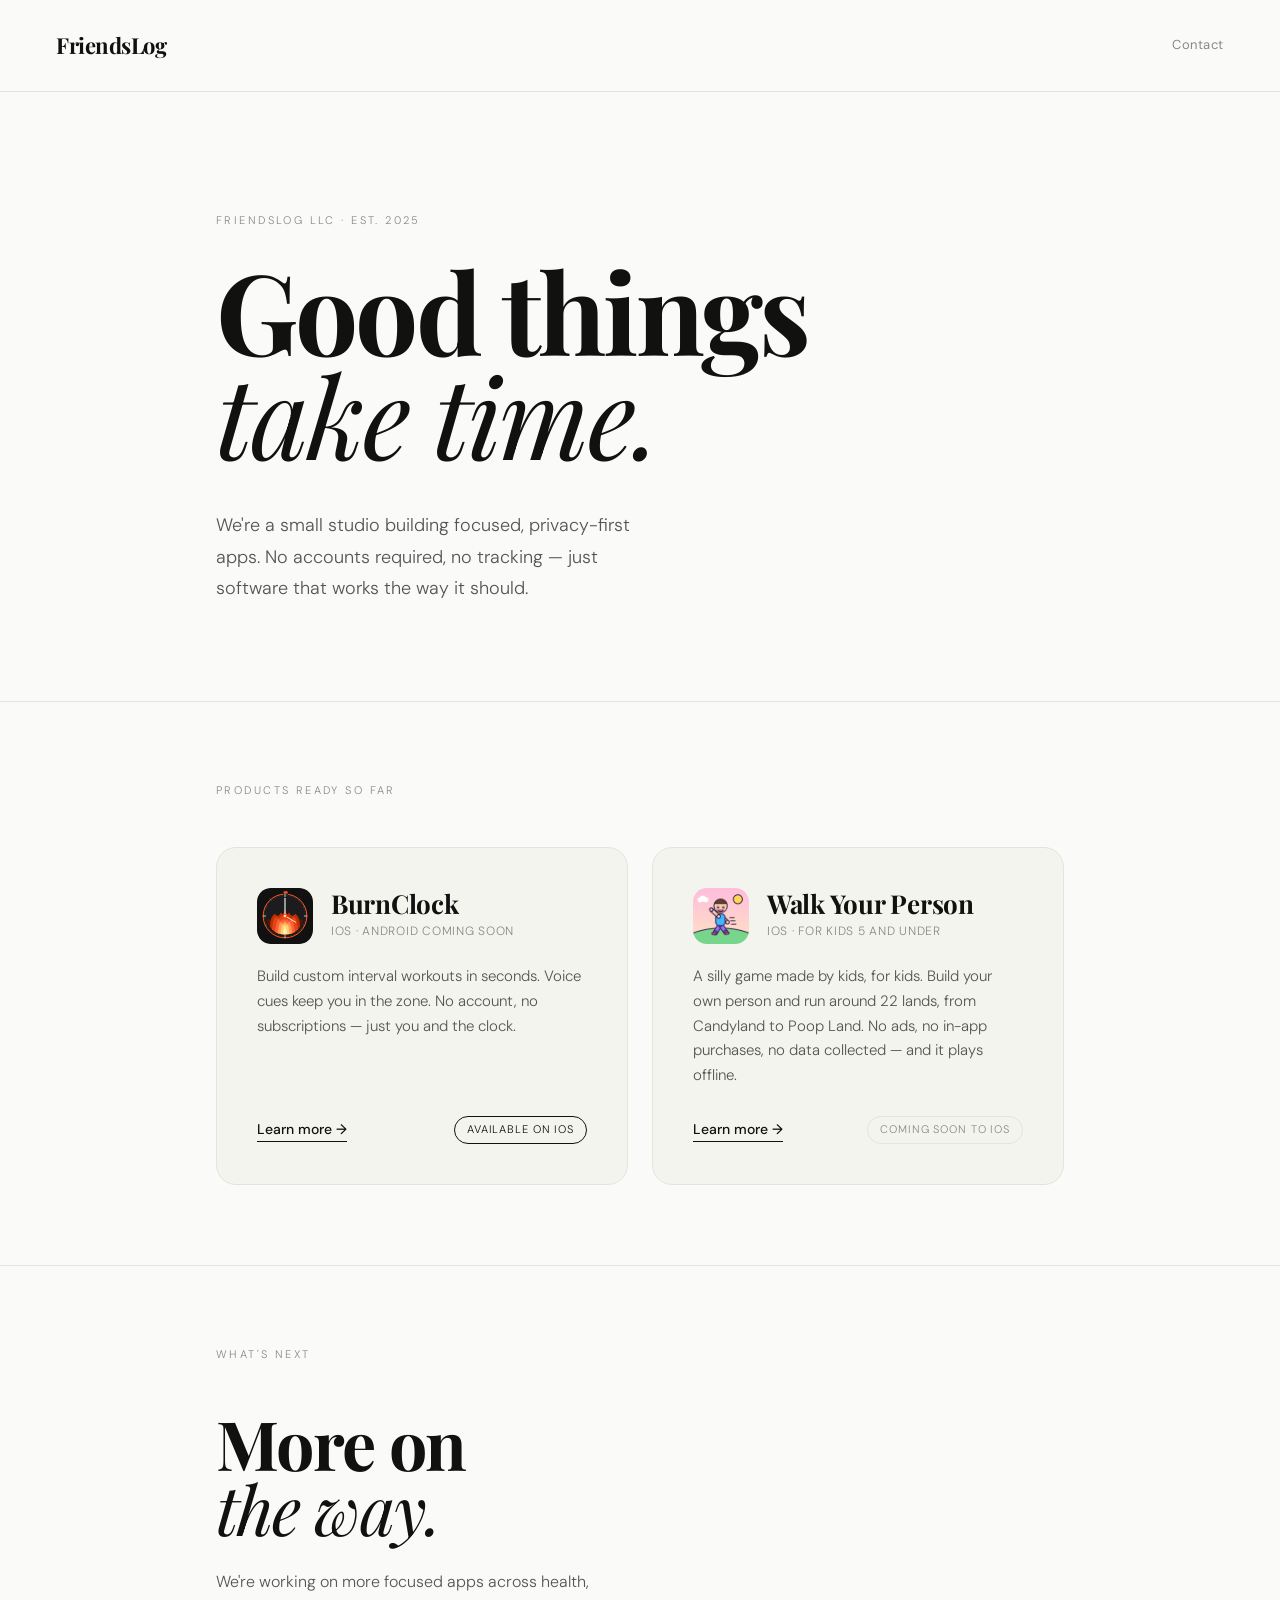
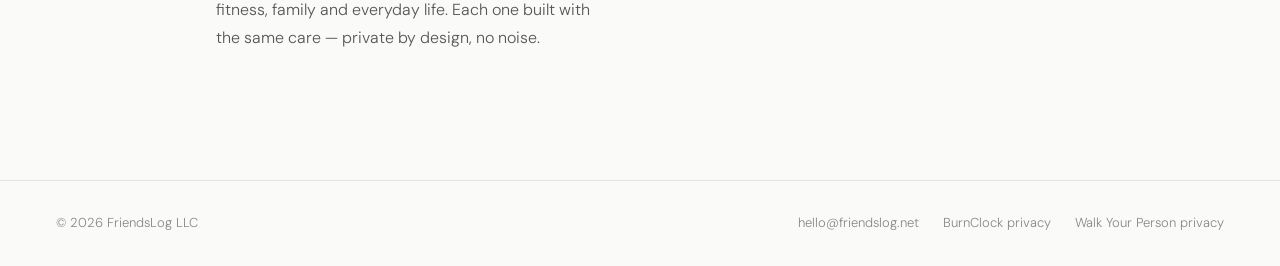
<file: index.html>
<!DOCTYPE html>
<html lang="en">
<head>
  <meta charset="UTF-8" />
  <meta name="viewport" content="width=device-width, initial-scale=1.0" />
  <title>FriendsLog — Building things people love</title>
  <meta name="description" content="FriendsLog LLC is a small studio building focused, privacy-first apps. No accounts required, no tracking — just software that works." />
  <link rel="preconnect" href="https://fonts.googleapis.com" />
  <link rel="preconnect" href="https://fonts.gstatic.com" crossorigin />
  <link href="https://fonts.googleapis.com/css2?family=Playfair+Display:ital,wght@0,400;0,700;1,400&family=DM+Sans:wght@300;400;500&display=swap" rel="stylesheet" />
  <link rel="stylesheet" href="styles.css" />
  <meta property="og:title" content="FriendsLog — Building things people love" />
  <meta property="og:description" content="A small studio making focused, privacy-first apps. BurnClock, Walk Your Person and more on the way." />
  <meta property="og:type" content="website" />
  <meta property="og:url" content="https://friendslog.net" />
  <meta name="twitter:card" content="summary" />
  <meta name="twitter:title" content="FriendsLog — Building things people love" />
  <meta name="twitter:description" content="A small studio making focused, privacy-first apps. BurnClock, Walk Your Person and more on the way." />
</head>
<body>

  <nav>
    <a class="nav-logo" href="/">FriendsLog</a>
    <div class="nav-right">
      <a class="nav-link" href="mailto:hello@friendslog.net">Contact</a>
    </div>
  </nav>

  <section class="hero">
    <p class="eyebrow">FriendsLog LLC · Est. 2025</p>
    <h1>Good things<br><em>take time.</em></h1>
    <p class="hero-desc">We're a small studio building focused, privacy-first apps. No accounts required, no tracking — just software that works the way it should.</p>
  </section>

  <hr class="divider" />

  <section class="products">
    <p class="section-label">Products ready so far</p>
    <div class="products-grid">

      <div class="product-card">
        <div class="product-card-top">
          <img src="burnclock/icon.svg" width="56" height="56" alt="BurnClock icon" class="product-icon" />
          <div>
            <h2 class="product-name">BurnClock</h2>
            <p class="product-platform">iOS · Android coming soon</p>
          </div>
        </div>
        <p class="product-desc">Build custom interval workouts in seconds. Voice cues keep you in the zone. No account, no subscriptions — just you and the clock.</p>
        <div class="product-footer">
          <a href="burnclock/" class="product-cta">Learn more →</a>
          <span class="badge badge--live">Available on iOS</span>
        </div>
      </div>

      <div class="product-card">
        <div class="product-card-top">
          <img src="walkyourperson/icon.png" width="56" height="56" alt="Walk Your Person icon" class="product-icon" />
          <div>
            <h2 class="product-name">Walk Your Person</h2>
            <p class="product-platform">iOS · For kids 5 and under</p>
          </div>
        </div>
        <p class="product-desc">A silly game made by kids, for kids. Build your own person and run around 22 lands, from Candyland to Poop Land. No ads, no in-app purchases, no data collected — and it plays offline.</p>
        <div class="product-footer">
          <a href="walkyourperson/" class="product-cta">Learn more →</a>
          <span class="badge">Coming soon to iOS</span>
        </div>
      </div>

    </div>
  </section>

  <hr class="divider" />

  <section class="more-coming">
    <p class="section-label">What's next</p>
    <h2>More on<br><em>the way.</em></h2>
    <p class="more-desc">We're working on more focused apps across health, fitness, family and everyday life. Each one built with the same care — private by design, no noise.</p>
  </section>

  <footer>
    <p class="footer-left">© 2026 FriendsLog LLC</p>
    <div class="footer-right">
      <a href="mailto:hello@friendslog.net">hello@friendslog.net</a>
      <a href="burnclock/privacy.html">BurnClock privacy</a>
      <a href="walkyourperson/privacy.html">Walk Your Person privacy</a>
    </div>
  </footer>

</body>
</html>
</file>
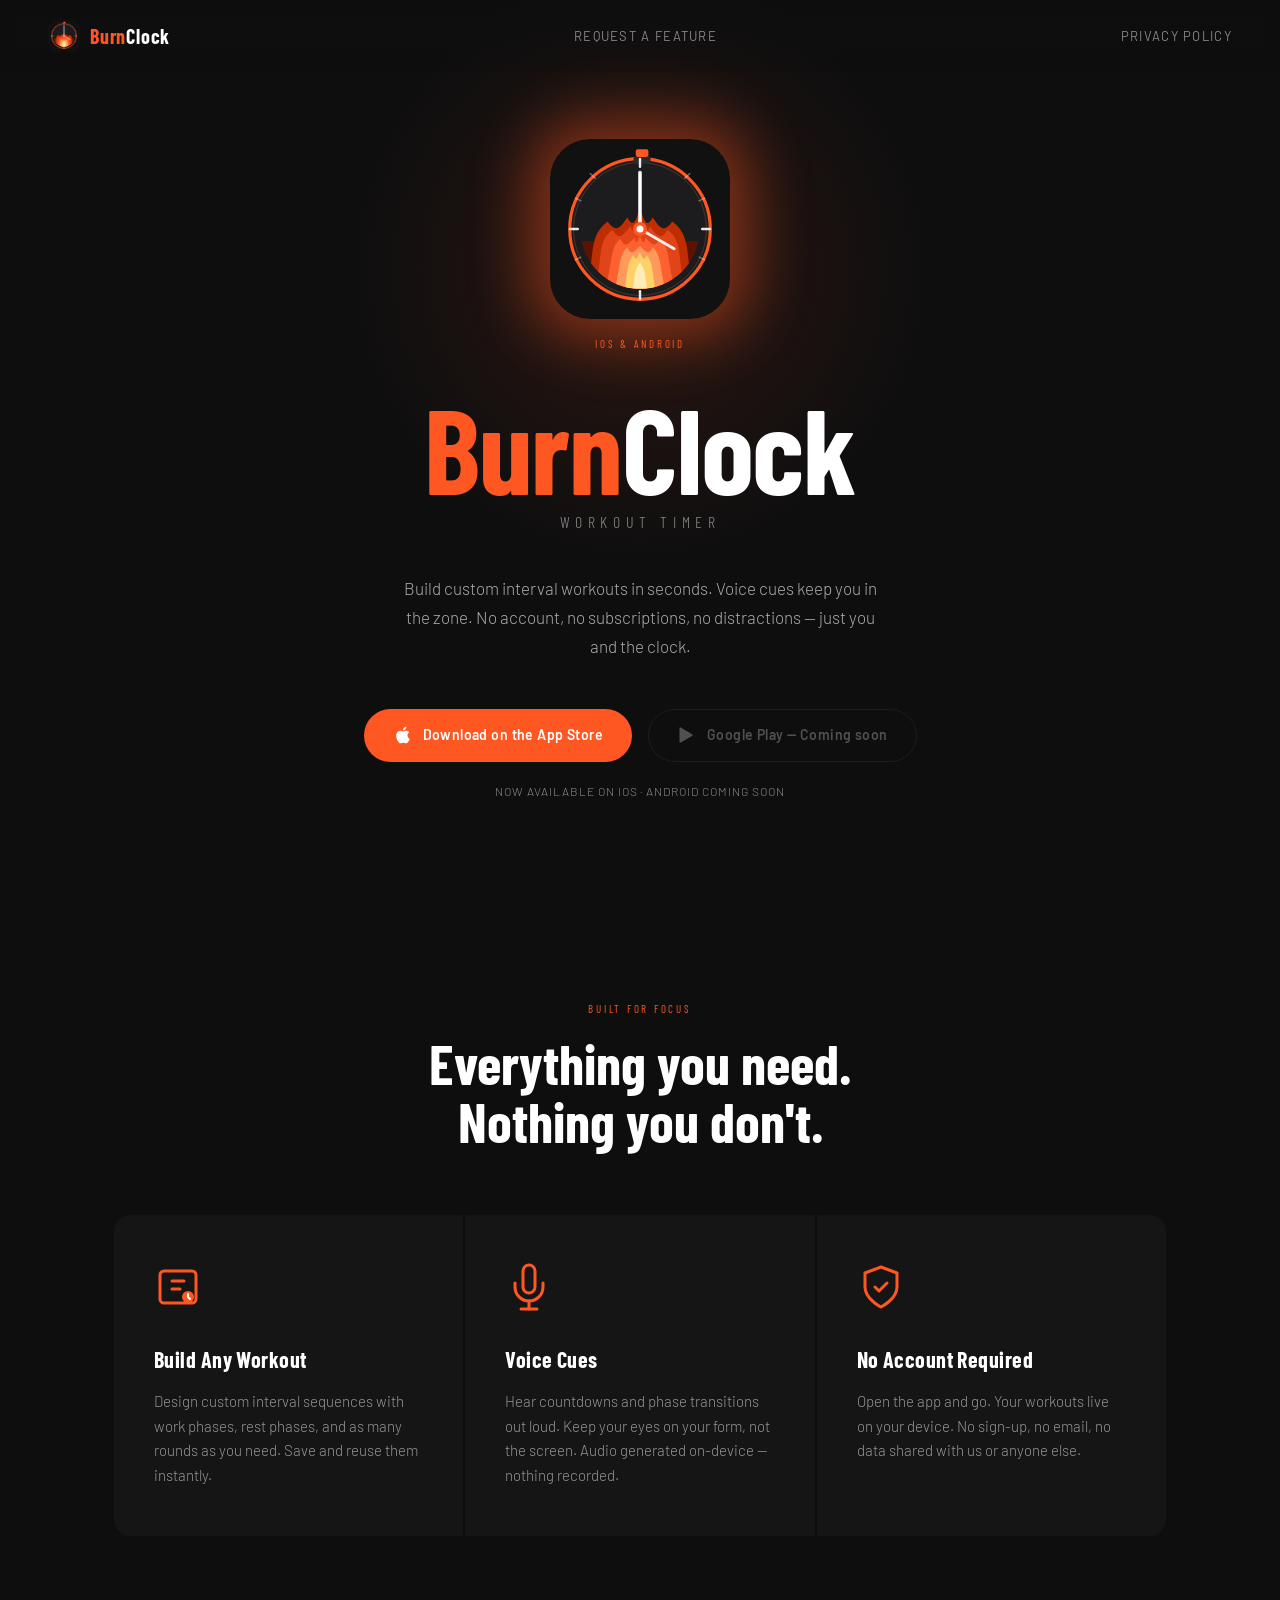
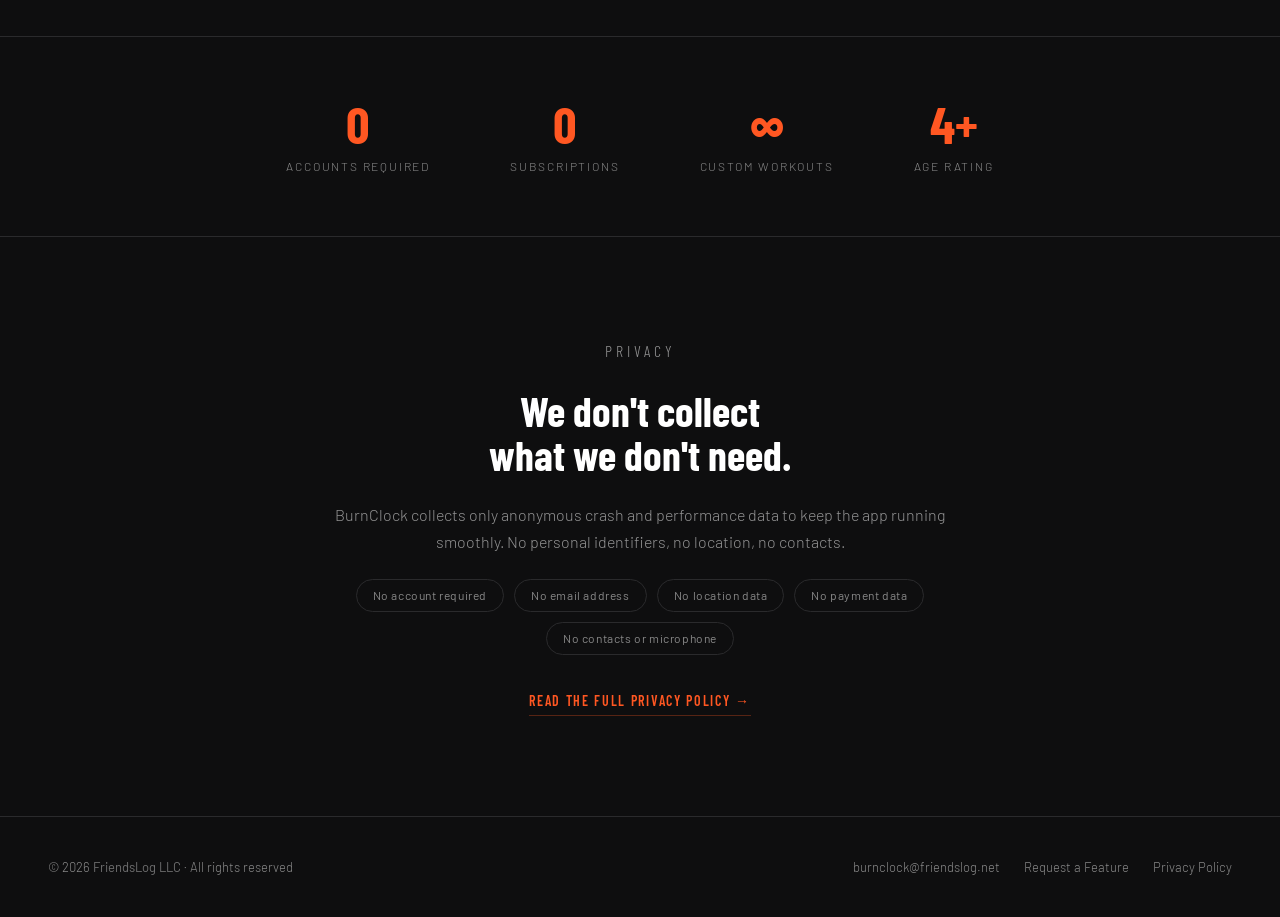
<file: burnclock/index.html>
<!DOCTYPE html>
<html lang="en">
<head>
  <meta charset="UTF-8" />
  <meta name="viewport" content="width=device-width, initial-scale=1.0" />
  <title>BurnClock — Workout Timer</title>
  <meta name="description" content="BurnClock is a no-account workout interval timer for iOS and Android. Build custom workouts, hear voice cues, and train smarter." />
  <link rel="icon" href="favicon.png" />
  <link rel="preconnect" href="https://fonts.googleapis.com" />
  <link rel="preconnect" href="https://fonts.gstatic.com" crossorigin />
  <link href="https://fonts.googleapis.com/css2?family=Barlow:ital,wght@0,300;0,400;0,600;0,700;1,300&family=Barlow+Condensed:wght@300;400;700&display=swap" rel="stylesheet" />
  <link rel="stylesheet" href="styles.css" />
  <meta property="og:title" content="BurnClock — Workout Timer" />
  <meta property="og:description" content="Build custom interval workouts in seconds. Voice cues keep you in the zone. No account, no subscriptions, no distractions." />
  <meta property="og:type" content="website" />
  <meta property="og:url" content="https://friendslog.net/burnclock/" />
  <meta name="twitter:card" content="summary" />
  <meta name="twitter:title" content="BurnClock — Workout Timer" />
  <meta name="twitter:description" content="Build custom interval workouts in seconds. Voice cues keep you in the zone. No account, no subscriptions, no distractions." />
  <style>
    /* ── NAV ── */
    nav {
      position: fixed;
      top: 0; left: 0; right: 0;
      background: linear-gradient(to bottom, rgba(14,14,15,0.95), transparent);
      backdrop-filter: blur(8px);
    }

    /* ── HERO ── */
    .hero {
      position: relative;
      min-height: 100vh;
      display: flex;
      flex-direction: column;
      align-items: center;
      justify-content: center;
      text-align: center;
      padding: 120px 24px 80px;
    }

    .hero::before {
      content: '';
      position: absolute;
      top: 30%;
      left: 50%;
      transform: translate(-50%, -50%);
      width: 600px;
      height: 600px;
      background: radial-gradient(ellipse, rgba(255,87,34,0.12) 0%, transparent 70%);
      pointer-events: none;
      animation: breathe 4s ease-in-out infinite;
    }

    @keyframes breathe {
      0%, 100% { transform: translate(-50%, -50%) scale(1);   opacity: 1; }
      50%       { transform: translate(-50%, -50%) scale(1.15); opacity: 0.7; }
    }

    .icon-block {
      display: flex;
      flex-direction: column;
      align-items: center;
      justify-content: center;
      width: 100%;
      margin-bottom: 32px;
    }

    .icon-wrap {
      position: relative;
      width: 180px;
      height: 180px;
      flex-shrink: 0;
      margin-bottom: 16px;
      animation: float 6s ease-in-out infinite;
    }

    @keyframes float {
      0%, 100% { transform: translateY(0px); }
      50%       { transform: translateY(-10px); }
    }

    .icon-glow {
      position: absolute;
      inset: 0;
      border-radius: 40px;
      box-shadow: 0 0 60px 20px rgba(255, 87, 34, 0.45);
      animation: glow-pulse 3s ease-in-out infinite;
      pointer-events: none;
    }

    @keyframes glow-pulse {
      0%, 100% { opacity: 0.7; }
      50%       { opacity: 1; }
    }

    .icon-wrap svg {
      width: 180px;
      height: 180px;
      border-radius: 40px;
      display: block;
    }

    .hero-eyebrow {
      font-family: var(--font-head);
      font-size: 11px;
      font-weight: 400;
      letter-spacing: 0.25em;
      text-transform: uppercase;
      color: var(--burn);
      margin: 0;
    }

    .hero-title {
      font-family: var(--font-head);
      font-size: clamp(64px, 10vw, 120px);
      font-weight: 700;
      line-height: 0.9;
      letter-spacing: -0.01em;
      margin-bottom: 8px;
      margin-top: 8px;
      opacity: 0;
      animation: fade-up 0.8s ease forwards 0.4s;
    }

    .hero-title .burn { color: var(--burn); }

    .hero-subtitle-line {
      font-family: var(--font-head);
      font-size: clamp(13px, 2vw, 16px);
      font-weight: 300;
      letter-spacing: 0.35em;
      text-transform: uppercase;
      color: var(--muted);
      margin-bottom: 40px;
      opacity: 0;
      animation: fade-up 0.8s ease forwards 0.6s;
    }

    .hero-desc {
      max-width: 480px;
      font-size: 17px;
      font-weight: 300;
      color: rgba(255,255,255,0.65);
      line-height: 1.7;
      margin-bottom: 48px;
      opacity: 0;
      animation: fade-up 0.8s ease forwards 0.8s;
    }

    .store-buttons {
      display: flex;
      gap: 16px;
      justify-content: center;
      flex-wrap: wrap;
      opacity: 0;
      animation: fade-up 0.8s ease forwards 1s;
    }

    .store-btn {
      display: flex;
      align-items: center;
      gap: 10px;
      padding: 14px 28px;
      border-radius: 50px;
      text-decoration: none;
      font-family: var(--font-body);
      font-size: 14px;
      font-weight: 600;
      letter-spacing: 0.03em;
      transition: all 0.25s ease;
      border: 1.5px solid transparent;
    }

    .store-btn.primary {
      background: var(--burn);
      color: var(--white);
    }

    .store-btn.primary:hover {
      background: var(--burn-lt);
      transform: translateY(-2px);
      box-shadow: 0 12px 32px rgba(255,87,34,0.35);
    }

    .store-btn.secondary {
      background: transparent;
      color: var(--white);
      border-color: var(--faint);
    }

    .store-btn.secondary:hover {
      border-color: var(--burn);
      color: var(--burn);
      transform: translateY(-2px);
    }

    .store-btn svg {
      width: 20px;
      height: 20px;
      flex-shrink: 0;
    }

    .store-btn.disabled {
      background: transparent;
      color: var(--muted);
      border-color: var(--faint);
      cursor: not-allowed;
      opacity: 0.55;
    }

    .store-btn.disabled:hover {
      border-color: var(--faint);
      color: var(--muted);
      transform: none;
    }

    .coming-soon-note {
      font-size: 12px;
      letter-spacing: 0.08em;
      color: var(--muted);
      margin-top: 20px;
      margin-bottom: 0;
      text-transform: uppercase;
      display: block;
      opacity: 0;
      animation: fade-up 0.8s ease forwards 1.1s;
    }

    @keyframes fade-up {
      from { opacity: 0; transform: translateY(20px); }
      to   { opacity: 1; transform: translateY(0); }
    }

    /* ── FEATURES ── */
    .features {
      padding: 100px 24px;
      max-width: 1100px;
      margin: 0 auto;
    }

    .section-label {
      font-family: var(--font-head);
      font-size: 11px;
      font-weight: 400;
      letter-spacing: 0.25em;
      text-transform: uppercase;
      color: var(--burn);
      text-align: center;
      margin-bottom: 16px;
    }

    .section-title {
      font-family: var(--font-head);
      font-size: clamp(36px, 5vw, 56px);
      font-weight: 700;
      text-align: center;
      margin-bottom: 64px;
      line-height: 1.05;
    }

    .section-title--sm {
      font-size: clamp(28px, 4vw, 42px);
      margin-bottom: 24px;
    }

    .features-grid {
      display: grid;
      grid-template-columns: repeat(3, 1fr);
      gap: 2px;
    }

    .feature-card {
      background: var(--bg2);
      padding: 48px 40px;
      position: relative;
      overflow: hidden;
      transition: background 0.3s;
    }

    .feature-card:first-child { border-radius: var(--radius) 0 0 var(--radius); }
    .feature-card:last-child  { border-radius: 0 var(--radius) var(--radius) 0; }

    .feature-card::before {
      content: '';
      position: absolute;
      top: 0; left: 0; right: 0;
      height: 2px;
      background: linear-gradient(to right, var(--burn), transparent);
      opacity: 0;
      transition: opacity 0.3s;
    }

    .feature-card:hover { background: var(--bg3); }
    .feature-card:hover::before { opacity: 1; }

    .feature-icon {
      width: 48px;
      height: 48px;
      margin-bottom: 24px;
      color: var(--burn);
    }

    .feature-name {
      font-family: var(--font-head);
      font-size: 22px;
      font-weight: 700;
      letter-spacing: 0.02em;
      margin-bottom: 12px;
    }

    .feature-desc {
      font-size: 15px;
      font-weight: 300;
      color: rgba(255,255,255,0.55);
      line-height: 1.65;
    }

    /* ── STATS STRIP ── */
    .stats-strip {
      border-top: 1px solid var(--faint);
      border-bottom: 1px solid var(--faint);
      padding: 60px 24px;
      display: flex;
      justify-content: center;
      gap: 80px;
      flex-wrap: wrap;
    }

    .stat { text-align: center; }

    .stat-num {
      font-family: var(--font-head);
      font-size: 52px;
      font-weight: 700;
      color: var(--burn);
      line-height: 1;
      margin-bottom: 8px;
    }

    .stat-label {
      font-size: 12px;
      letter-spacing: 0.15em;
      text-transform: uppercase;
      color: var(--muted);
    }

    /* ── PRIVACY TEASER ── */
    .privacy-strip {
      max-width: 700px;
      margin: 100px auto;
      padding: 0 24px;
      text-align: center;
    }

    .privacy-strip p {
      font-size: 16px;
      font-weight: 300;
      color: rgba(255,255,255,0.55);
      margin-bottom: 24px;
      line-height: 1.7;
    }

    .privacy-strip .tags {
      display: flex;
      flex-wrap: wrap;
      gap: 10px;
      justify-content: center;
      margin-bottom: 32px;
    }

    .tag {
      padding: 6px 16px;
      border-radius: 50px;
      border: 1px solid var(--faint);
      font-size: 12px;
      font-weight: 400;
      letter-spacing: 0.05em;
      color: var(--muted);
    }

    .privacy-link {
      display: inline-block;
      font-family: var(--font-head);
      font-size: 14px;
      font-weight: 600;
      letter-spacing: 0.12em;
      text-transform: uppercase;
      color: var(--burn);
      text-decoration: none;
      border-bottom: 1px solid rgba(255,87,34,0.3);
      padding-bottom: 2px;
      transition: border-color 0.2s, color 0.2s;
    }

    .privacy-link:hover {
      color: var(--burn-lt);
      border-color: var(--burn-lt);
    }

    /* ── REDUCED MOTION ── */
    @media (prefers-reduced-motion: reduce) {
      .hero::before,
      .icon-wrap,
      .icon-glow { animation: none; }

      .hero-title,
      .hero-subtitle-line,
      .hero-desc,
      .store-buttons,
      .coming-soon-note {
        opacity: 1;
        animation: none;
      }
    }

    /* ── MOBILE ── */
    @media (max-width: 768px) {
      nav { padding: 20px 24px; }

      .hero::before { width: 340px; height: 340px; animation: none; }

      .icon-wrap { width: 140px; height: 140px; animation: none; }
      .icon-wrap svg { width: 140px; height: 140px; border-radius: 32px; }
      .icon-glow { border-radius: 32px; }

      .features-grid { grid-template-columns: 1fr; gap: 2px; }
      .feature-card:first-child { border-radius: var(--radius) var(--radius) 0 0; }
      .feature-card:last-child  { border-radius: 0 0 var(--radius) var(--radius); }
      .feature-card { padding: 36px 28px; }

      .stats-strip { gap: 40px; }

      footer { flex-direction: column; align-items: flex-start; padding: 32px 24px; }
    }
  </style>
</head>
<body>

  <!-- NAV -->
  <nav>
    <a class="nav-logo" href="#">
      <img src="icon.svg" width="32" height="32" alt="BurnClock icon">
      <span class="nav-logo-text"><span>Burn</span>Clock</span>
    </a>
    <a class="nav-link" href="https://forms.gle/JshMQmU9tt4D7TKJ6" target="_blank" rel="noopener">Request a Feature</a>
    <a class="nav-link" href="privacy.html">Privacy Policy</a>
  </nav>

  <!-- HERO -->
  <section class="hero">

    <div class="icon-block">
      <div class="icon-wrap">
        <div class="icon-glow"></div>
        <svg xmlns="http://www.w3.org/2000/svg" viewBox="0 0 1024 1024">
          <defs><clipPath id="hero-face"><circle cx="512" cy="512" r="340"/></clipPath></defs>
          <rect x="0" y="0" width="1024" height="1024" rx="224" fill="#111111"/>
          <circle cx="512" cy="512" r="400" fill="#1C1C1E"/>
          <circle cx="512" cy="512" r="400" fill="none" stroke="#FF5722" stroke-width="18"/>
          <circle cx="512" cy="512" r="378" fill="none" stroke="#FF8C42" stroke-width="4" opacity="0.3"/>
          <g clip-path="url(#hero-face)">
            <rect x="172" y="580" width="680" height="272" fill="#5C1200"/>
            <path d="M 204 852 C 260 672 212 556 328 470 C 372 534 396 510 440 446 C 476 510 488 470 512 390 C 536 470 548 510 584 446 C 628 510 652 534 696 470 C 812 556 764 672 820 852 Z" fill="#BF2E00"/>
            <path d="M 252 852 C 304 700 260 584 356 516 C 392 578 412 554 456 498 C 484 556 496 520 512 462 C 528 520 540 556 568 498 C 612 554 632 578 668 516 C 764 584 720 700 772 852 Z" fill="#E04418"/>
            <path d="M 312 852 C 356 724 336 620 400 568 C 428 624 444 600 480 562 C 492 606 500 584 512 548 C 524 584 532 606 544 562 C 580 600 596 624 624 568 C 688 620 668 724 712 852 Z" fill="#FF6030"/>
            <path d="M 368 852 C 400 744 388 660 440 616 C 460 664 476 644 512 608 C 548 644 564 664 584 616 C 636 660 624 744 656 852 Z" fill="#FF9A5C"/>
            <path d="M 424 852 C 444 764 436 700 476 660 C 488 700 496 678 512 646 C 528 678 536 700 548 660 C 588 700 580 764 600 852 Z" fill="#FFD166"/>
            <path d="M 472 852 C 484 784 480 740 512 706 C 544 740 540 784 552 852 Z" fill="#FFF0C0" opacity="0.9"/>
          </g>
          <rect x="476" y="96" width="96" height="44" rx="14" fill="#2A2A2C"/>
          <rect x="488" y="58" width="72" height="44" rx="12" fill="#FF5722"/>
          <line x1="512" y1="114" x2="512" y2="158" stroke="white" stroke-width="14" stroke-linecap="round" opacity="0.9"/>
          <line x1="910" y1="512" x2="866" y2="512" stroke="white" stroke-width="14" stroke-linecap="round" opacity="0.9"/>
          <line x1="512" y1="910" x2="512" y2="866" stroke="white" stroke-width="14" stroke-linecap="round" opacity="0.9"/>
          <line x1="114" y1="512" x2="158" y2="512" stroke="white" stroke-width="14" stroke-linecap="round" opacity="0.9"/>
          <line x1="796" y1="196" x2="766" y2="224" stroke="white" stroke-width="8" stroke-linecap="round" opacity="0.35"/>
          <line x1="880" y1="336" x2="848" y2="352" stroke="white" stroke-width="8" stroke-linecap="round" opacity="0.35"/>
          <line x1="880" y1="688" x2="848" y2="672" stroke="white" stroke-width="8" stroke-linecap="round" opacity="0.35"/>
          <line x1="228" y1="196" x2="258" y2="224" stroke="white" stroke-width="8" stroke-linecap="round" opacity="0.35"/>
          <line x1="144" y1="336" x2="176" y2="352" stroke="white" stroke-width="8" stroke-linecap="round" opacity="0.35"/>
          <line x1="144" y1="688" x2="176" y2="672" stroke="white" stroke-width="8" stroke-linecap="round" opacity="0.35"/>
          <line x1="512" y1="512" x2="512" y2="190" stroke="white" stroke-width="20" stroke-linecap="round"/>
          <line x1="512" y1="512" x2="706" y2="624" stroke="white" stroke-width="16" stroke-linecap="round" opacity="0.9"/>
          <circle cx="512" cy="512" r="40" fill="#FF5722"/>
          <circle cx="512" cy="512" r="20" fill="white"/>
        </svg>
      </div>
      <p class="hero-eyebrow">iOS &amp; Android</p>
    </div>

    <h1 class="hero-title">
      <span class="burn">Burn</span>Clock
    </h1>

    <p class="hero-subtitle-line">Workout Timer</p>

    <p class="hero-desc">
      Build custom interval workouts in seconds. Voice cues keep you in the zone. No account, no subscriptions, no distractions — just you and the clock.
    </p>

    <div class="store-buttons">
      <a href="https://apps.apple.com/us/app/burnclock/id6772060676" class="store-btn primary" target="_blank" rel="noopener">
        <svg viewBox="0 0 24 24" fill="currentColor"><path d="M18.71 19.5c-.83 1.24-1.71 2.45-3.05 2.47-1.34.03-1.77-.79-3.29-.79-1.53 0-2 .77-3.27.82-1.31.05-2.3-1.32-3.14-2.53C4.25 17 2.94 12.45 4.7 9.39c.87-1.52 2.43-2.48 4.12-2.51 1.28-.02 2.5.87 3.29.87.78 0 2.26-1.07 3.8-.91.65.03 2.47.26 3.64 1.98-.09.06-2.17 1.28-2.15 3.81.03 3.02 2.65 4.03 2.68 4.04-.03.07-.42 1.44-1.38 2.83M13 3.5c.73-.83 1.94-1.46 2.94-1.5.13 1.17-.34 2.35-1.04 3.19-.69.85-1.83 1.51-2.95 1.42-.15-1.15.41-2.35 1.05-3.11z"/></svg>
        Download on the App Store
      </a>
      <span class="store-btn disabled" aria-disabled="true">
        <svg viewBox="0 0 24 24" fill="currentColor" xmlns="http://www.w3.org/2000/svg"><path d="M3 20.5v-17c0-.83 1-.83 1.5-.5l14 8.5c.5.28.5 1 0 1.28L4.5 21c-.5.33-1.5.33-1.5-.5z"/></svg>
        Google Play — Coming soon
      </span>
    </div>
    <p class="coming-soon-note">Now available on iOS · Android coming soon</p>

  </section>

  <!-- FEATURES -->
  <section class="features">
    <p class="section-label reveal">Built for focus</p>
    <h2 class="section-title reveal reveal-delay-1">Everything you need.<br>Nothing you don't.</h2>

    <div class="features-grid">
      <div class="feature-card reveal">
        <svg class="feature-icon" viewBox="0 0 24 24" fill="none" stroke="currentColor" stroke-width="1.5" stroke-linecap="round" stroke-linejoin="round">
          <rect x="3" y="4" width="18" height="16" rx="2"/>
          <path d="M9 9h6M9 13h4"/>
          <circle cx="17" cy="17" r="3" fill="currentColor" stroke="none"/>
          <path d="M17 15.5v1.5l1 1" stroke="white" stroke-width="1" stroke-linecap="round"/>
        </svg>
        <h3 class="feature-name">Build Any Workout</h3>
        <p class="feature-desc">Design custom interval sequences with work phases, rest phases, and as many rounds as you need. Save and reuse them instantly.</p>
      </div>

      <div class="feature-card reveal reveal-delay-1">
        <svg class="feature-icon" viewBox="0 0 24 24" fill="none" stroke="currentColor" stroke-width="1.5" stroke-linecap="round" stroke-linejoin="round">
          <path d="M12 1a3 3 0 0 0-3 3v8a3 3 0 0 0 6 0V4a3 3 0 0 0-3-3z"/>
          <path d="M19 10v2a7 7 0 0 1-14 0v-2"/>
          <line x1="12" y1="19" x2="12" y2="23"/>
          <line x1="8" y1="23" x2="16" y2="23"/>
        </svg>
        <h3 class="feature-name">Voice Cues</h3>
        <p class="feature-desc">Hear countdowns and phase transitions out loud. Keep your eyes on your form, not the screen. Audio generated on-device — nothing recorded.</p>
      </div>

      <div class="feature-card reveal reveal-delay-2">
        <svg class="feature-icon" viewBox="0 0 24 24" fill="none" stroke="currentColor" stroke-width="1.5" stroke-linecap="round" stroke-linejoin="round">
          <path d="M12 22s8-4 8-10V5l-8-3-8 3v7c0 6 8 10 8 10z"/>
          <path d="M9 12l2 2 4-4"/>
        </svg>
        <h3 class="feature-name">No Account Required</h3>
        <p class="feature-desc">Open the app and go. Your workouts live on your device. No sign-up, no email, no data shared with us or anyone else.</p>
      </div>
    </div>
  </section>

  <!-- STATS -->
  <div class="stats-strip">
    <div class="stat reveal">
      <div class="stat-num">0</div>
      <div class="stat-label">Accounts required</div>
    </div>
    <div class="stat reveal reveal-delay-1">
      <div class="stat-num">0</div>
      <div class="stat-label">Subscriptions</div>
    </div>
    <div class="stat reveal reveal-delay-2">
      <div class="stat-num">∞</div>
      <div class="stat-label">Custom workouts</div>
    </div>
    <div class="stat reveal reveal-delay-3">
      <div class="stat-num">4+</div>
      <div class="stat-label">Age rating</div>
    </div>
  </div>

  <!-- PRIVACY TEASER -->
  <div class="privacy-strip">
    <p class="section-label reveal">Privacy</p>
    <h2 class="section-title section-title--sm reveal reveal-delay-1">We don't collect<br>what we don't need.</h2>
    <p class="reveal reveal-delay-2">BurnClock collects only anonymous crash and performance data to keep the app running smoothly. No personal identifiers, no location, no contacts.</p>
    <div class="tags reveal reveal-delay-2">
      <span class="tag">No account required</span>
      <span class="tag">No email address</span>
      <span class="tag">No location data</span>
      <span class="tag">No payment data</span>
      <span class="tag">No contacts or microphone</span>
    </div>
    <a class="privacy-link reveal reveal-delay-3" href="privacy.html">Read the full Privacy Policy →</a>
  </div>

  <!-- FOOTER -->
  <footer>
    <div class="footer-left">
      © 2026 <strong>FriendsLog LLC</strong> · All rights reserved
    </div>
    <div class="footer-right">
      <a href="mailto:burnclock@friendslog.net">burnclock@friendslog.net</a>
      <a href="https://forms.gle/JshMQmU9tt4D7TKJ6" target="_blank" rel="noopener">Request a Feature</a>
      <a href="privacy.html">Privacy Policy</a>
    </div>
  </footer>

  <script>
    // Scroll reveal
    const reveals = document.querySelectorAll('.reveal');
    const observer = new IntersectionObserver((entries) => {
      entries.forEach(e => {
        if (e.isIntersecting) {
          e.target.classList.add('visible');
          observer.unobserve(e.target);
        }
      });
    }, { threshold: 0.15 });
    reveals.forEach(el => observer.observe(el));
  </script>

</body>
</html>
</file>
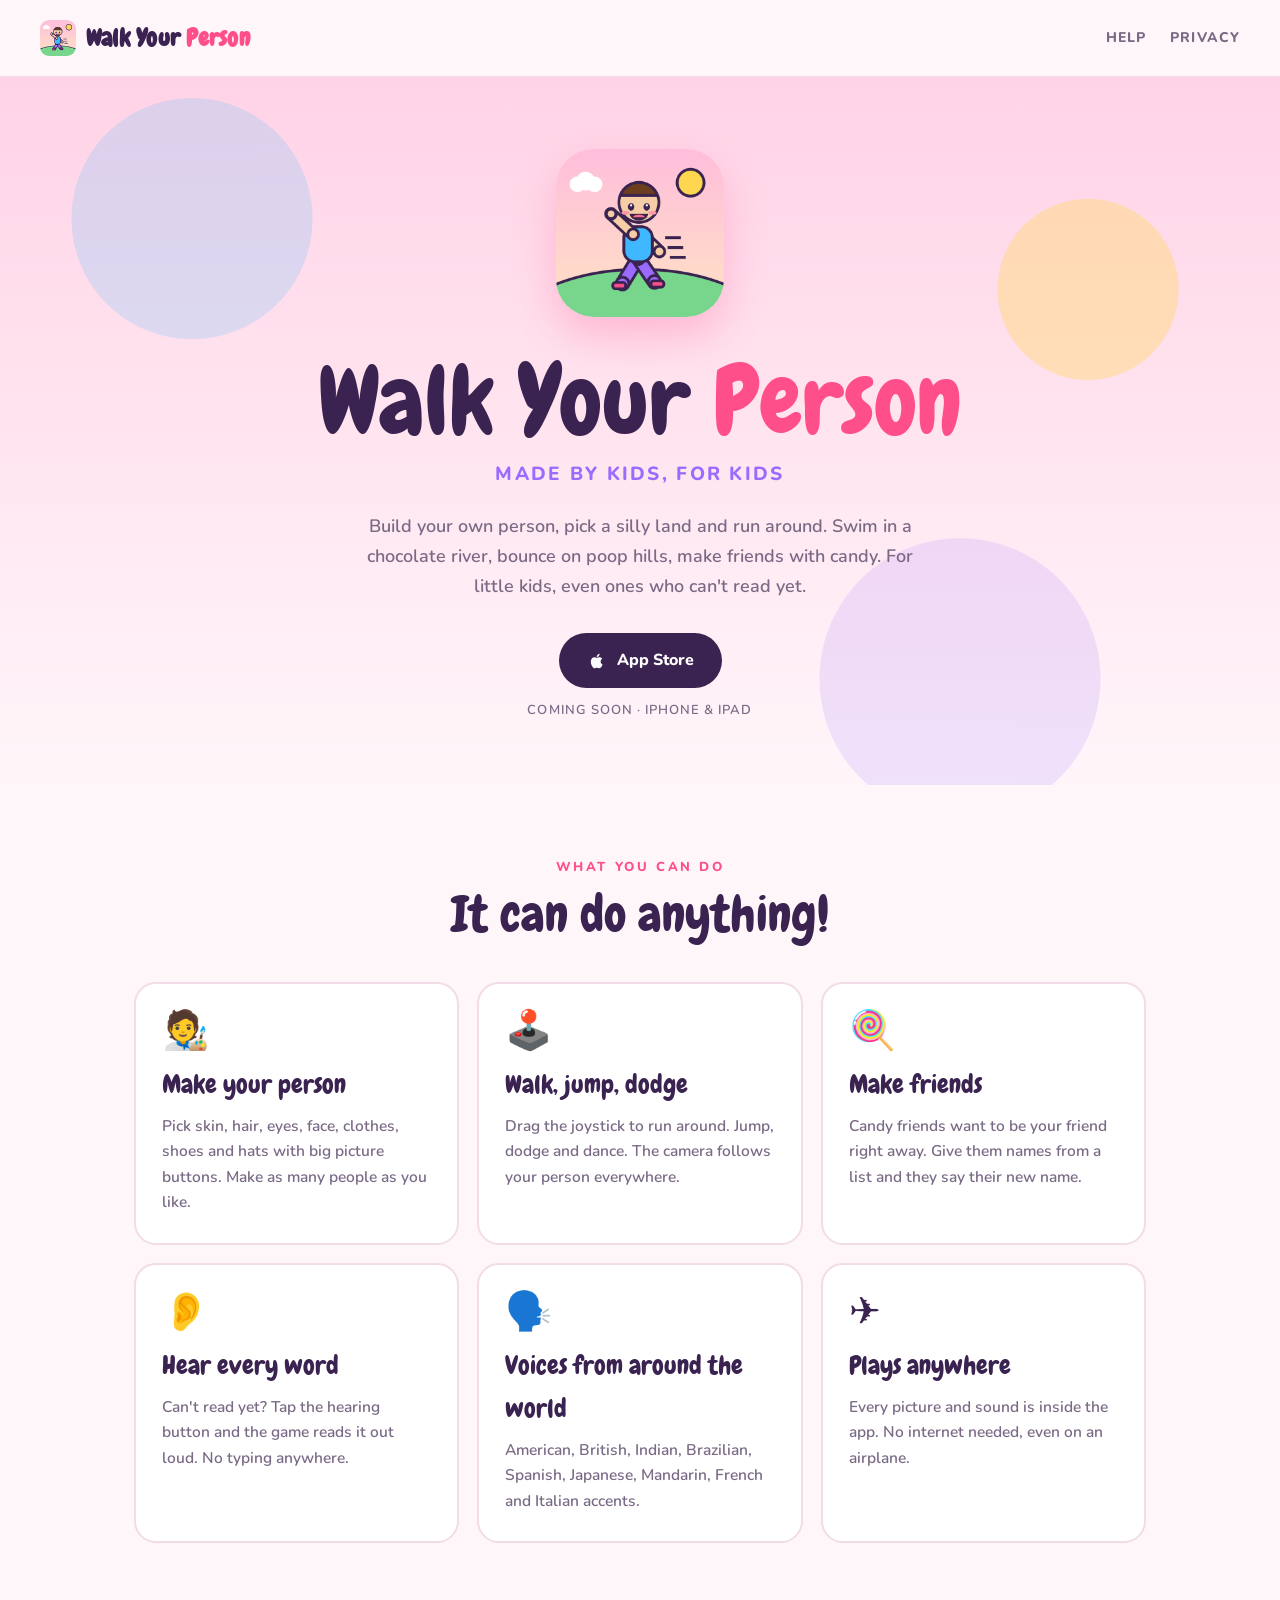
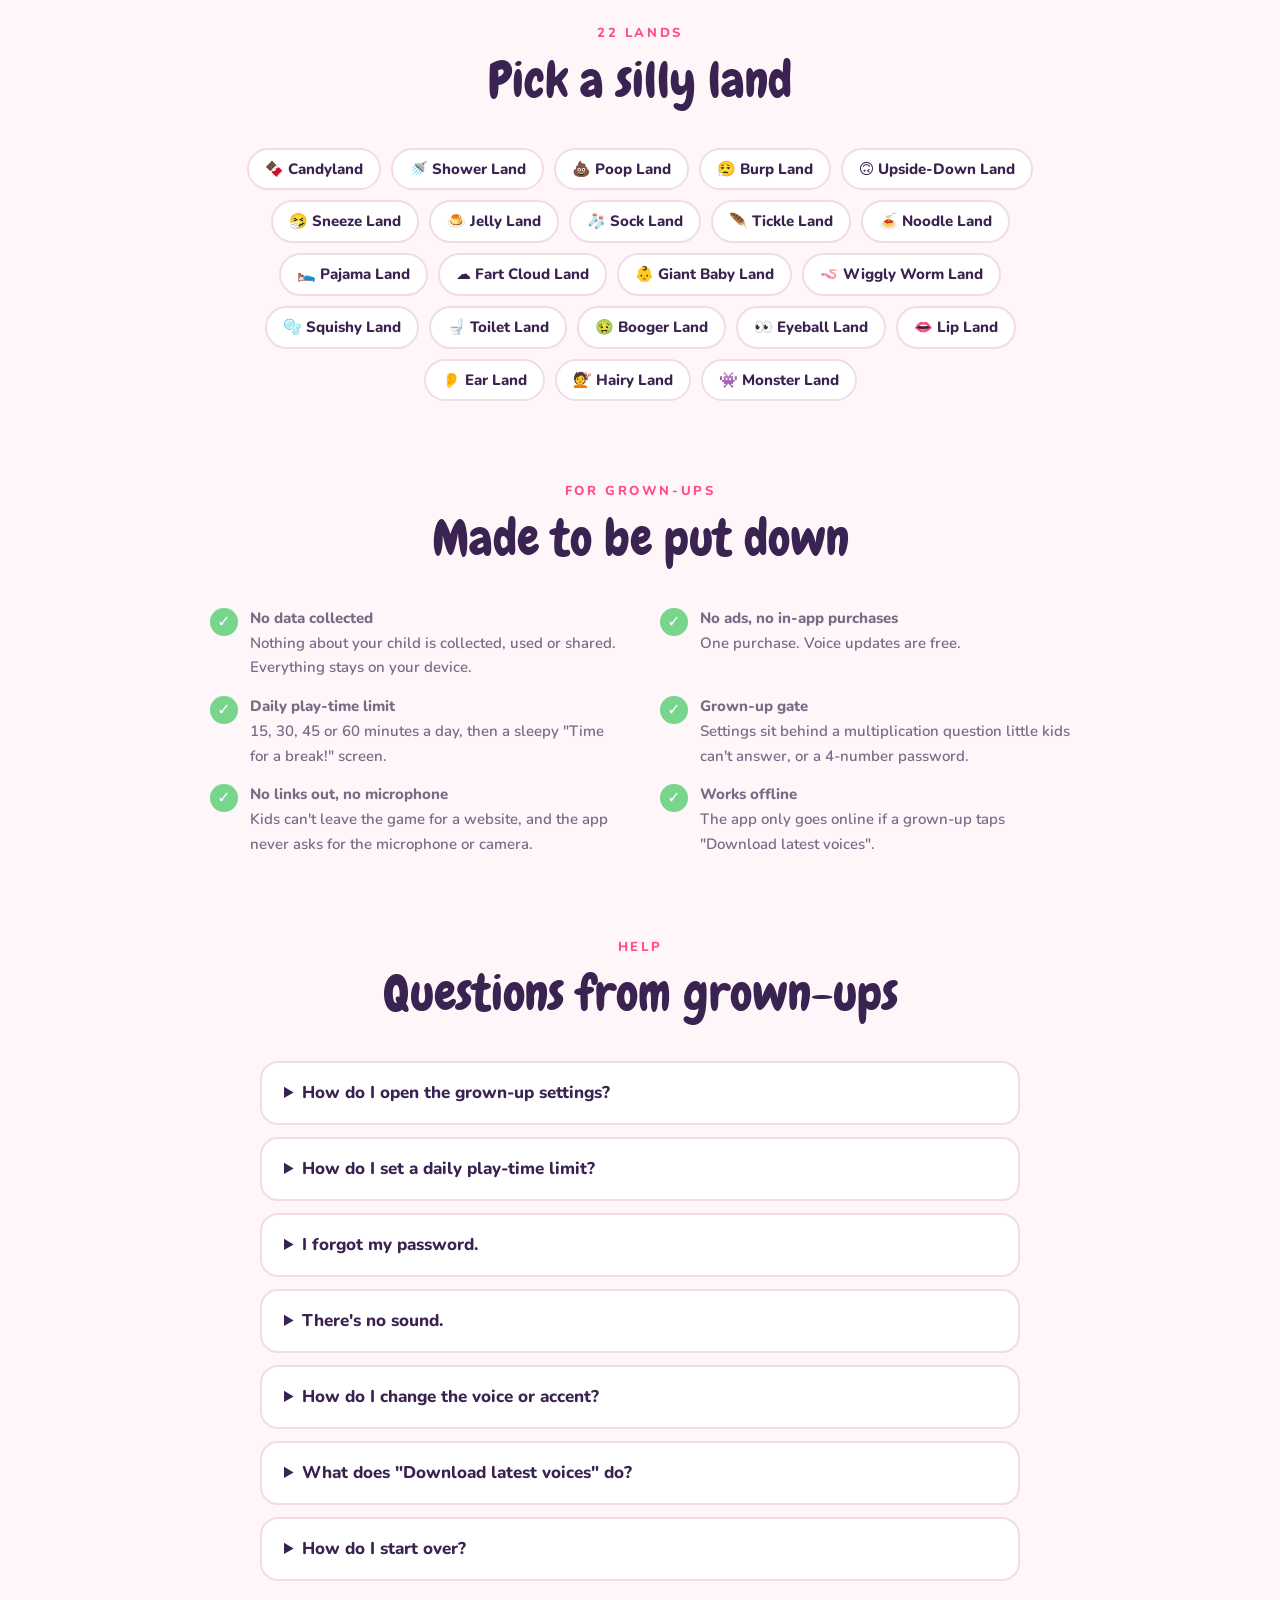
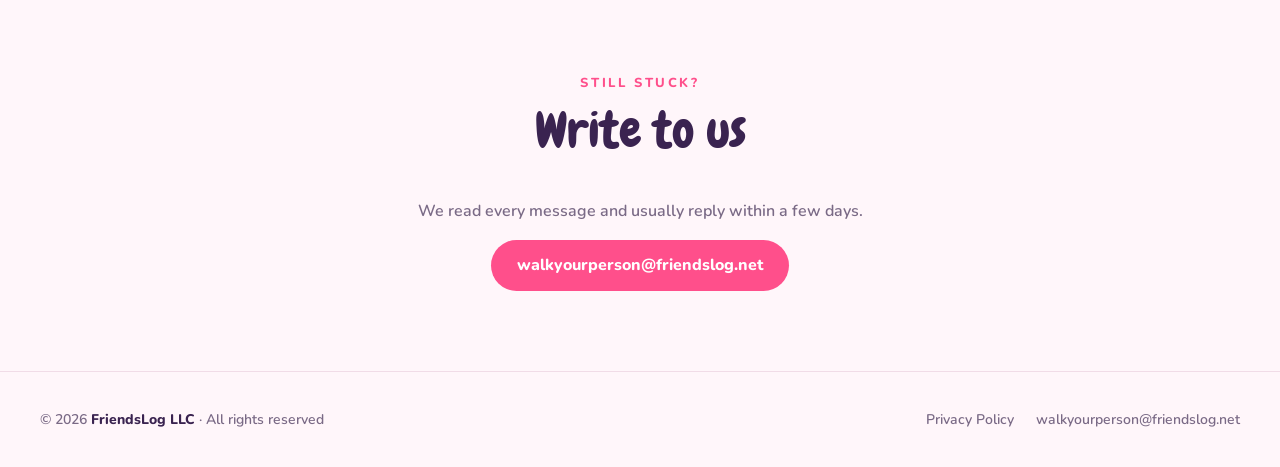
<file: walkyourperson/index.html>
<!DOCTYPE html>
<html lang="en">
<head>
  <meta charset="UTF-8" />
  <meta name="viewport" content="width=device-width, initial-scale=1.0" />
  <title>Walk Your Person — a silly game made by kids, for kids</title>
  <meta name="description" content="Walk Your Person: build your own person and run around 22 silly lands. Made by kids for little kids. No ads, no in-app purchases, no data collected, plays offline." />
  <link rel="icon" href="favicon.png" />
  <link rel="apple-touch-icon" href="apple-touch-icon.png" />
  <link rel="stylesheet" href="styles.css" />
  <meta property="og:title" content="Walk Your Person" />
  <meta property="og:description" content="Build your own person and run around 22 silly lands. Made by kids, for kids. No ads, no in-app purchases, no data collected." />
  <meta property="og:type" content="website" />
  <meta property="og:url" content="https://friendslog.net/walkyourperson/" />
  <meta property="og:image" content="https://friendslog.net/walkyourperson/icon.png" />
  <meta name="twitter:card" content="summary" />
  <style>
    /* ── HERO ── */
    .hero {
      text-align: center;
      padding: 72px 24px 64px;
      background:
        radial-gradient(circle at 15% 20%, rgba(63,184,255,0.18) 0 120px, transparent 121px),
        radial-gradient(circle at 85% 30%, rgba(255,214,80,0.35) 0 90px, transparent 91px),
        radial-gradient(circle at 75% 85%, rgba(155,107,255,0.15) 0 140px, transparent 141px),
        linear-gradient(180deg, #ffd3e6 0%, #fff6fa 100%);
    }
    .hero img {
      width: 168px; height: 168px; border-radius: 38px;
      box-shadow: 0 18px 40px rgba(255, 79, 139, 0.28);
      animation: bob 4s ease-in-out infinite;
    }
    @keyframes bob { 0%,100% { transform: translateY(0) rotate(-2deg); } 50% { transform: translateY(-10px) rotate(2deg); } }
    .hero h1 {
      font-family: var(--font-head);
      font-weight: 400;
      font-size: clamp(52px, 9vw, 96px);
      line-height: 1;
      margin: 28px 0 10px;
      color: var(--ink);
    }
    .hero h1 span { color: var(--pink); }
    .tagline {
      font-size: clamp(15px, 2.4vw, 19px);
      font-weight: 800;
      letter-spacing: 0.12em;
      text-transform: uppercase;
      color: var(--purple);
      margin-bottom: 22px;
    }
    .hero p.desc { max-width: 560px; margin: 0 auto 32px; font-size: 18px; color: var(--muted); }
    .store-badge {
      display: inline-flex; align-items: center; gap: 10px;
      padding: 14px 28px; border-radius: 999px;
      background: var(--ink); color: #fff; text-decoration: none;
      font-weight: 800; font-size: 16px;
    }
    .store-badge svg { width: 20px; height: 20px; }
    .soon { display: block; margin-top: 12px; font-size: 13px; color: var(--muted); letter-spacing: 0.08em; text-transform: uppercase; }

    /* ── SECTIONS ── */
    section { max-width: 1060px; margin: 0 auto; padding: 72px 24px 8px; }
    .label { text-align: center; font-weight: 800; font-size: 13px; letter-spacing: 0.2em; text-transform: uppercase; color: var(--pink); margin-bottom: 8px; }
    h2 { font-family: var(--font-head); font-weight: 400; font-size: clamp(34px, 5vw, 50px); text-align: center; line-height: 1.1; margin-bottom: 40px; }

    .grid { display: grid; grid-template-columns: repeat(3, 1fr); gap: 18px; }
    .card {
      background: var(--bg2); border-radius: var(--radius); padding: 28px 26px;
      border: 2px solid var(--line);
    }
    .card .emoji { font-size: 38px; line-height: 1; margin-bottom: 14px; display: block; }
    .card h3 { font-family: var(--font-head); font-weight: 400; font-size: 26px; margin-bottom: 6px; }
    .card p { color: var(--muted); font-size: 15.5px; }

    .lands { display: flex; flex-wrap: wrap; justify-content: center; gap: 10px; max-width: 860px; margin: 0 auto; }
    .lands span {
      background: var(--bg2); border: 2px solid var(--line); border-radius: 999px;
      padding: 7px 16px; font-weight: 800; font-size: 15px;
    }

    .grownups { display: grid; grid-template-columns: repeat(2, 1fr); gap: 14px 40px; max-width: 860px; margin: 0 auto; }
    .grownups div { display: flex; gap: 12px; align-items: flex-start; }
    .grownups b { display: block; }
    .grownups .tick {
      flex: 0 0 28px; height: 28px; border-radius: 50%; background: var(--green); color: #fff;
      display: grid; place-items: center; font-weight: 800; margin-top: 2px;
    }
    .grownups p { color: var(--muted); font-size: 15px; }

    .faq { max-width: 760px; margin: 0 auto; }
    details { background: var(--bg2); border: 2px solid var(--line); border-radius: 18px; margin-bottom: 12px; padding: 16px 22px; }
    summary { cursor: pointer; font-weight: 800; font-size: 17px; }
    details p, details ol { margin-top: 10px; color: var(--muted); }
    details ol { padding-left: 22px; }

    .contact { text-align: center; padding-bottom: 80px; }
    .contact p { color: var(--muted); margin-bottom: 16px; }
    .contact a.mail {
      display: inline-block; padding: 12px 26px; border-radius: 999px; background: var(--pink);
      color: #fff; text-decoration: none; font-weight: 800;
    }

    @media (max-width: 820px) {
      .grid { grid-template-columns: 1fr; }
      .grownups { grid-template-columns: 1fr; }
    }
    @media (prefers-reduced-motion: reduce) { .hero img { animation: none; } }
  </style>
</head>
<body>

<nav>
  <a class="nav-logo" href="./">
    <img src="favicon.png" alt="" />
    <span class="nav-logo-text">Walk Your <span>Person</span></span>
  </a>
  <div class="nav-links">
    <a href="#support">Help</a>
    <a href="privacy.html">Privacy</a>
  </div>
</nav>

<header class="hero">
  <img src="icon.png" alt="Walk Your Person app icon: a smiling kid waving on a green hill" />
  <h1>Walk Your <span>Person</span></h1>
  <div class="tagline">Made by kids, for kids</div>
  <p class="desc">Build your own person, pick a silly land and run around. Swim in a chocolate river, bounce on poop hills, make friends with candy. For little kids, even ones who can't read yet.</p>
  <span class="store-badge" aria-label="Coming soon to the App Store">
    <svg viewBox="0 0 24 24" fill="currentColor" aria-hidden="true"><path d="M16.37 12.6c-.02-2.2 1.8-3.26 1.88-3.31-1.03-1.5-2.62-1.7-3.18-1.73-1.35-.14-2.64.8-3.33.8-.69 0-1.74-.78-2.87-.76-1.47.02-2.83.86-3.59 2.18-1.53 2.66-.39 6.6 1.1 8.76.73 1.06 1.6 2.24 2.73 2.2 1.1-.04 1.51-.71 2.84-.71 1.32 0 1.7.71 2.86.69 1.18-.02 1.93-1.07 2.65-2.13.84-1.22 1.18-2.41 1.2-2.47-.03-.01-2.3-.88-2.33-3.52zM14.2 6.13c.6-.73 1.01-1.75.9-2.76-.87.04-1.92.58-2.54 1.31-.56.64-1.05 1.67-.92 2.66.97.08 1.96-.49 2.56-1.21z"/></svg>
    App Store
  </span>
  <span class="soon">Coming soon · iPhone &amp; iPad</span>
</header>

<section>
  <div class="label">What you can do</div>
  <h2>It can do anything!</h2>
  <div class="grid">
    <div class="card"><span class="emoji">🧑‍🎨</span><h3>Make your person</h3><p>Pick skin, hair, eyes, face, clothes, shoes and hats with big picture buttons. Make as many people as you like.</p></div>
    <div class="card"><span class="emoji">🕹️</span><h3>Walk, jump, dodge</h3><p>Drag the joystick to run around. Jump, dodge and dance. The camera follows your person everywhere.</p></div>
    <div class="card"><span class="emoji">🍭</span><h3>Make friends</h3><p>Candy friends want to be your friend right away. Give them names from a list and they say their new name.</p></div>
    <div class="card"><span class="emoji">👂</span><h3>Hear every word</h3><p>Can't read yet? Tap the hearing button and the game reads it out loud. No typing anywhere.</p></div>
    <div class="card"><span class="emoji">🗣️</span><h3>Voices from around the world</h3><p>American, British, Indian, Brazilian, Spanish, Japanese, Mandarin, French and Italian accents.</p></div>
    <div class="card"><span class="emoji">✈️</span><h3>Plays anywhere</h3><p>Every picture and sound is inside the app. No internet needed, even on an airplane.</p></div>
  </div>
</section>

<section>
  <div class="label">22 lands</div>
  <h2>Pick a silly land</h2>
  <div class="lands">
    <span>🍫 Candyland</span><span>🚿 Shower Land</span><span>💩 Poop Land</span><span>😮‍💨 Burp Land</span>
    <span>🙃 Upside-Down Land</span><span>🤧 Sneeze Land</span><span>🍮 Jelly Land</span><span>🧦 Sock Land</span>
    <span>🪶 Tickle Land</span><span>🍝 Noodle Land</span><span>🛌 Pajama Land</span><span>☁️ Fart Cloud Land</span>
    <span>👶 Giant Baby Land</span><span>🪱 Wiggly Worm Land</span><span>🫧 Squishy Land</span><span>🚽 Toilet Land</span>
    <span>🤢 Booger Land</span><span>👀 Eyeball Land</span><span>👄 Lip Land</span><span>👂 Ear Land</span>
    <span>💇 Hairy Land</span><span>👾 Monster Land</span>
  </div>
</section>

<section id="grownups">
  <div class="label">For grown-ups</div>
  <h2>Made to be put down</h2>
  <div class="grownups">
    <div><span class="tick">✓</span><p><b>No data collected</b>Nothing about your child is collected, used or shared. Everything stays on your device.</p></div>
    <div><span class="tick">✓</span><p><b>No ads, no in-app purchases</b>One purchase. Voice updates are free.</p></div>
    <div><span class="tick">✓</span><p><b>Daily play-time limit</b>15, 30, 45 or 60 minutes a day, then a sleepy "Time for a break!" screen.</p></div>
    <div><span class="tick">✓</span><p><b>Grown-up gate</b>Settings sit behind a multiplication question little kids can't answer, or a 4-number password.</p></div>
    <div><span class="tick">✓</span><p><b>No links out, no microphone</b>Kids can't leave the game for a website, and the app never asks for the microphone or camera.</p></div>
    <div><span class="tick">✓</span><p><b>Works offline</b>The app only goes online if a grown-up taps "Download latest voices".</p></div>
  </div>
</section>

<section id="support">
  <div class="label">Help</div>
  <h2>Questions from grown-ups</h2>
  <div class="faq">
    <details>
      <summary>How do I open the grown-up settings?</summary>
      <p>In the person maker, tap the small "For grown-ups" button. Answer the multiplication question (or enter your password if you set one).</p>
    </details>
    <details>
      <summary>How do I set a daily play-time limit?</summary>
      <p>Open the grown-up settings and choose Play time each day: No limit, 15, 30, 45 or 60 minutes. Time only counts while the game is on screen and starts fresh each day. When time is up, a grown-up can add 10 more minutes, change settings, or keep the break.</p>
    </details>
    <details>
      <summary>I forgot my password.</summary>
      <p>On the password screen, tap "Forgot your password?" and answer the harder multiplication question. The password is turned off; nothing else is lost.</p>
    </details>
    <details>
      <summary>There's no sound.</summary>
      <ol>
        <li>Check the sound button at the top of the game: it switches between Loud, Quiet and Off.</li>
        <li>Turn up the device volume with the side buttons.</li>
        <li>Make sure no headphones or Bluetooth speaker are connected.</li>
      </ol>
    </details>
    <details>
      <summary>How do I change the voice or accent?</summary>
      <p>Open the grown-up settings and pick a Voice accent and Voice (woman or man). Tap ▶ to hear a sample.</p>
    </details>
    <details>
      <summary>What does "Download latest voices" do?</summary>
      <p>It checks friendslog.net for new or better voices and new languages, shows the download size, and only downloads if you say so. The voices that came with the app always keep working. Nothing about your child is sent.</p>
    </details>
    <details>
      <summary>How do I start over?</summary>
      <p>At the bottom of the grown-up settings, tap "Delete all data", then "Yes, delete everything". This removes people, lands, friends' names, settings, the password, play time and downloaded voices. Deleting the app does the same.</p>
    </details>
  </div>
</section>

<section class="contact">
  <div class="label">Still stuck?</div>
  <h2>Write to us</h2>
  <p>We read every message and usually reply within a few days.</p>
  <a class="mail" href="mailto:walkyourperson@friendslog.net">walkyourperson@friendslog.net</a>
</section>

<footer>
  <div>© 2026 <strong>FriendsLog LLC</strong> · All rights reserved</div>
  <div class="footer-right">
    <a href="privacy.html">Privacy Policy</a>
    <a href="mailto:walkyourperson@friendslog.net">walkyourperson@friendslog.net</a>
  </div>
</footer>

</body>
</html>
</file>
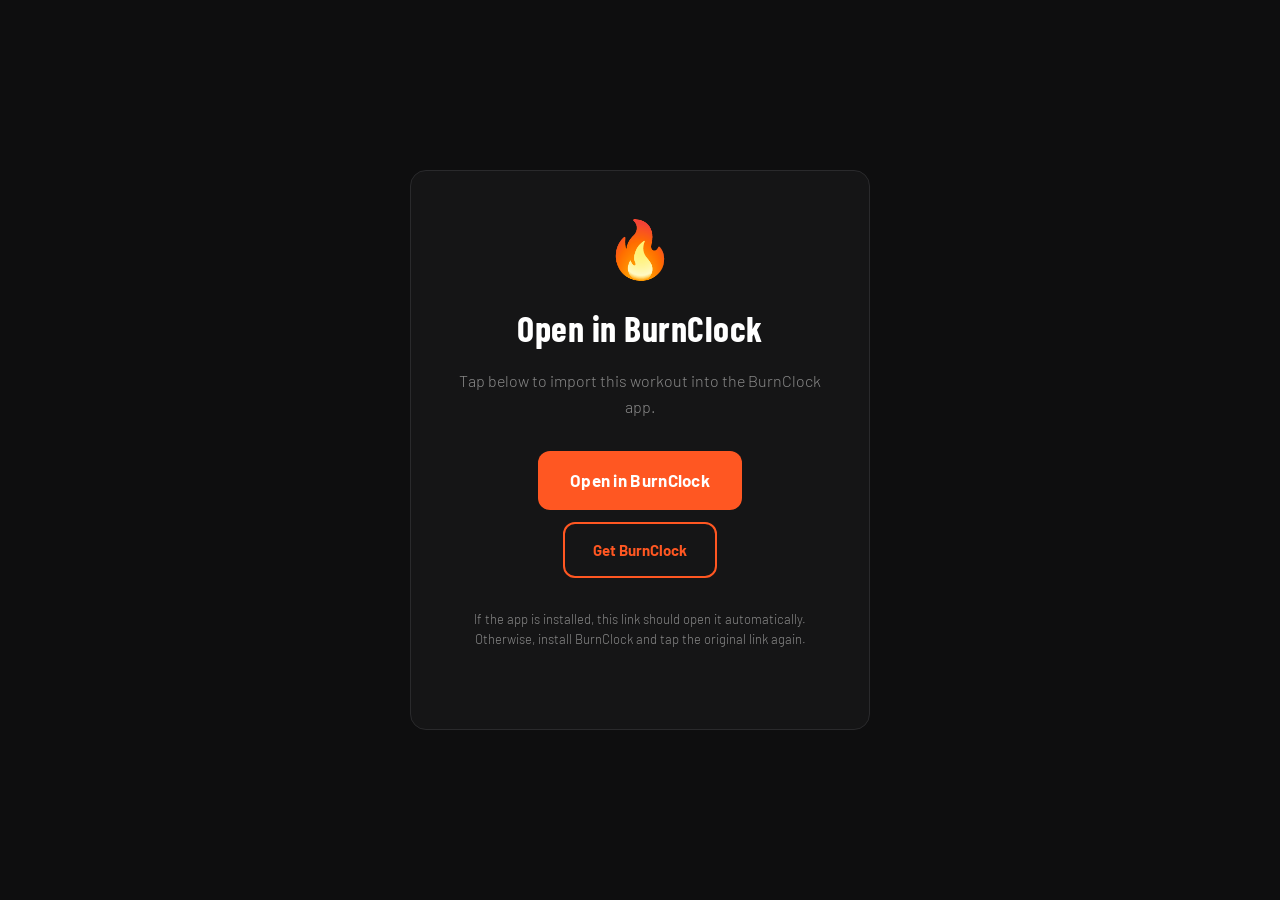
<file: burnclock/import.html>
<!DOCTYPE html>
<html lang="en">
<head>
  <meta charset="UTF-8" />
  <meta name="viewport" content="width=device-width, initial-scale=1.0" />
  <title>Import Workout — BurnClock</title>
  <meta name="description" content="Open this workout in the BurnClock app." />
  <link rel="icon" href="favicon.png" />
  <link rel="preconnect" href="https://fonts.googleapis.com" />
  <link rel="preconnect" href="https://fonts.gstatic.com" crossorigin />
  <link href="https://fonts.googleapis.com/css2?family=Barlow:wght@300;400;600;700&family=Barlow+Condensed:wght@400;700&display=swap" rel="stylesheet" />
  <link rel="stylesheet" href="styles.css" />
  <style>
    .import-wrap {
      min-height: 100vh;
      display: flex;
      align-items: center;
      justify-content: center;
      padding: 48px 24px;
    }
    .import-card {
      max-width: 460px;
      width: 100%;
      background: var(--bg2);
      border: 1px solid var(--faint);
      border-radius: var(--radius);
      padding: 48px 32px;
      text-align: center;
    }
    .import-icon {
      font-size: 56px;
      line-height: 1;
      margin-bottom: 24px;
    }
    .import-card h1 {
      font-family: var(--font-head);
      font-weight: 700;
      font-size: 36px;
      letter-spacing: 0.5px;
      margin-bottom: 12px;
    }
    .import-card p {
      color: var(--muted);
      margin-bottom: 32px;
    }
    .import-btn {
      display: inline-block;
      padding: 16px 32px;
      background: var(--burn);
      color: var(--white);
      text-decoration: none;
      border-radius: 12px;
      font-weight: 700;
      font-size: 17px;
      letter-spacing: 0.3px;
      transition: background 0.15s;
    }
    .import-btn:hover { background: var(--burn-lt); }
    .import-alt {
      display: inline-block;
      margin-top: 12px;
      padding: 14px 28px;
      background: transparent;
      color: var(--burn);
      text-decoration: none;
      border: 2px solid var(--burn);
      border-radius: 12px;
      font-weight: 700;
      font-size: 15px;
    }
    .import-note {
      margin-top: 32px;
      font-size: 13px;
      color: var(--muted);
      line-height: 1.5;
    }
  </style>
</head>
<body>
  <div class="import-wrap">
    <div class="import-card">
      <div class="import-icon">🔥</div>
      <h1>Open in BurnClock</h1>
      <p>Tap below to import this workout into the BurnClock app.</p>
      <a id="openApp" class="import-btn" href="#">Open in BurnClock</a>
      <br />
      <a class="import-alt" href="/burnclock/">Get BurnClock</a>
      <p class="import-note">
        If the app is installed, this link should open it automatically.
        Otherwise, install BurnClock and tap the original link again.
      </p>
    </div>
  </div>
  <script>
    (function () {
      var qs = window.location.search || '';
      var legacy = 'burnclock://import' + qs;
      document.getElementById('openApp').href = legacy;
      // When AASA is in place and the app is installed, iOS opens the app
      // before this page loads. If we're here, either the app isn't installed
      // or the user reached this page from Safari (which doesn't auto-open
      // universal links). Try the custom scheme as a fallback.
      setTimeout(function () { window.location.href = legacy; }, 250);
    })();
  </script>
</body>
</html>
</file>
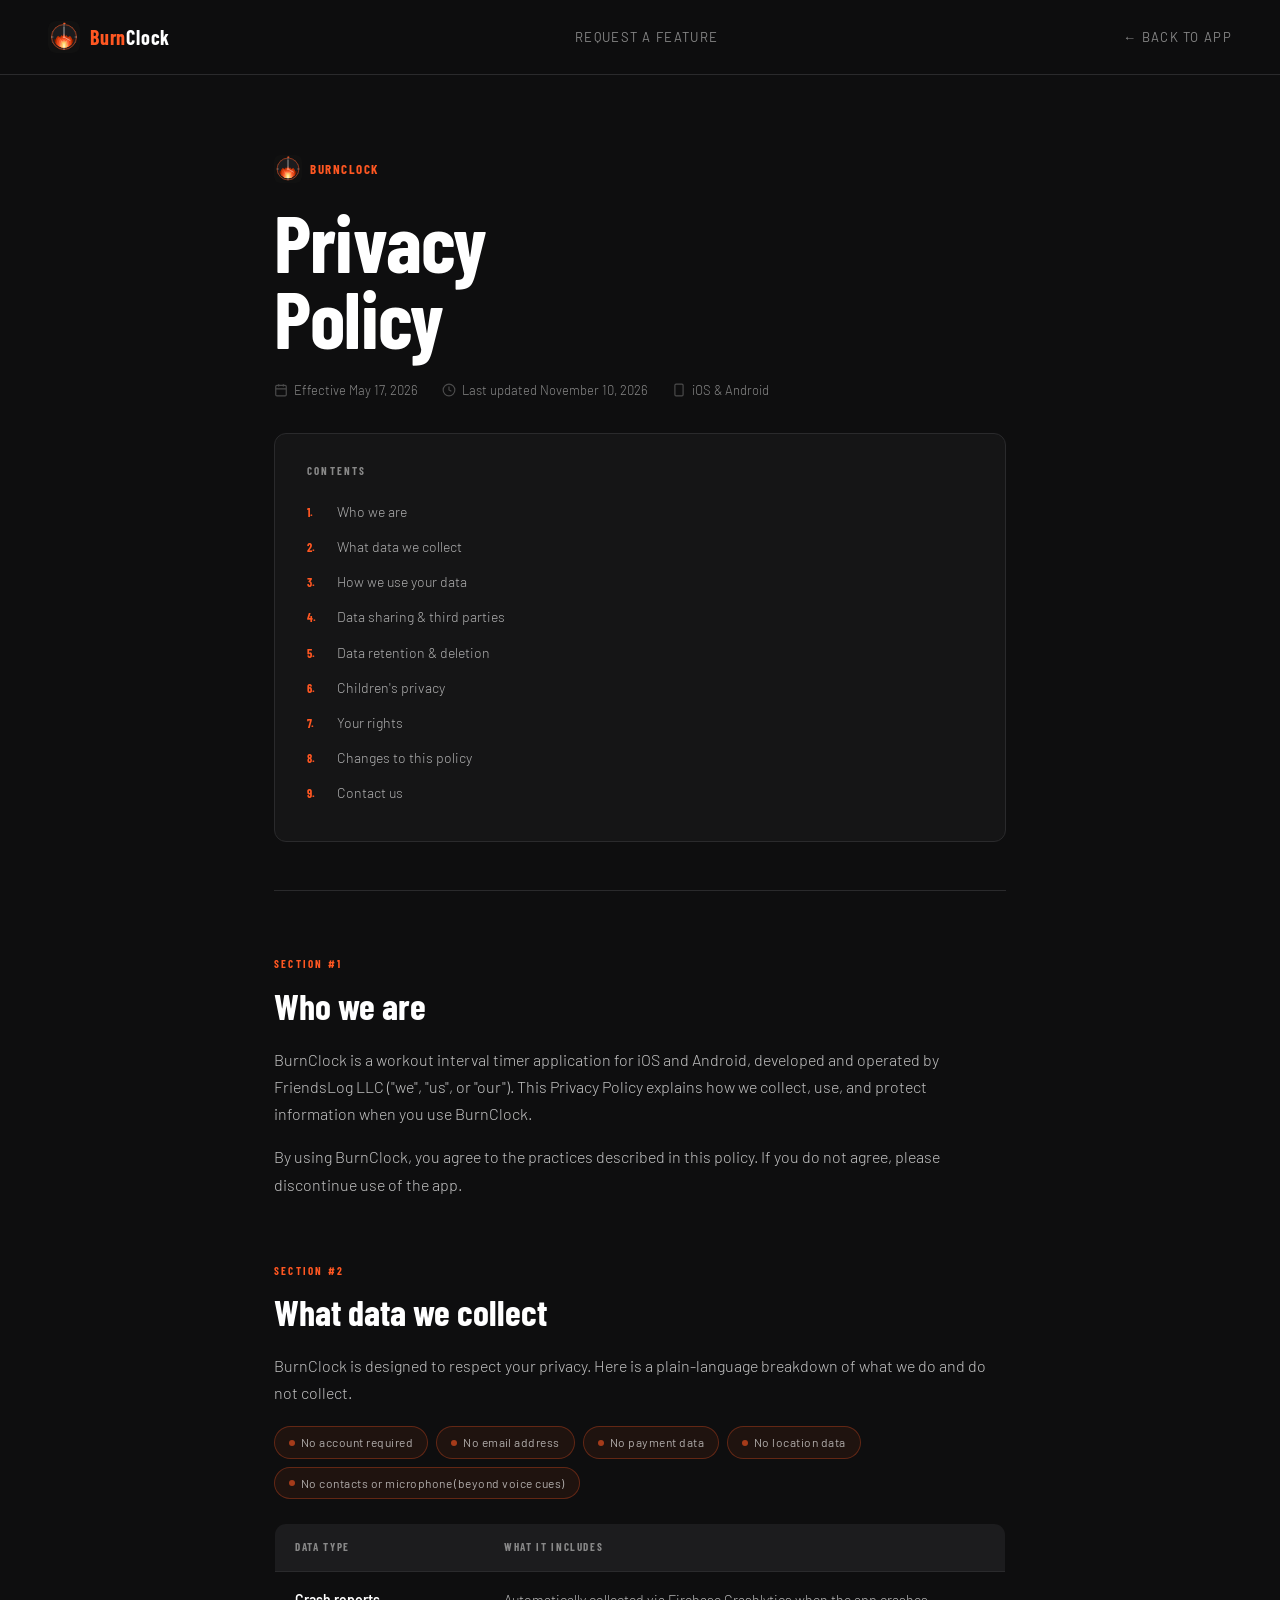
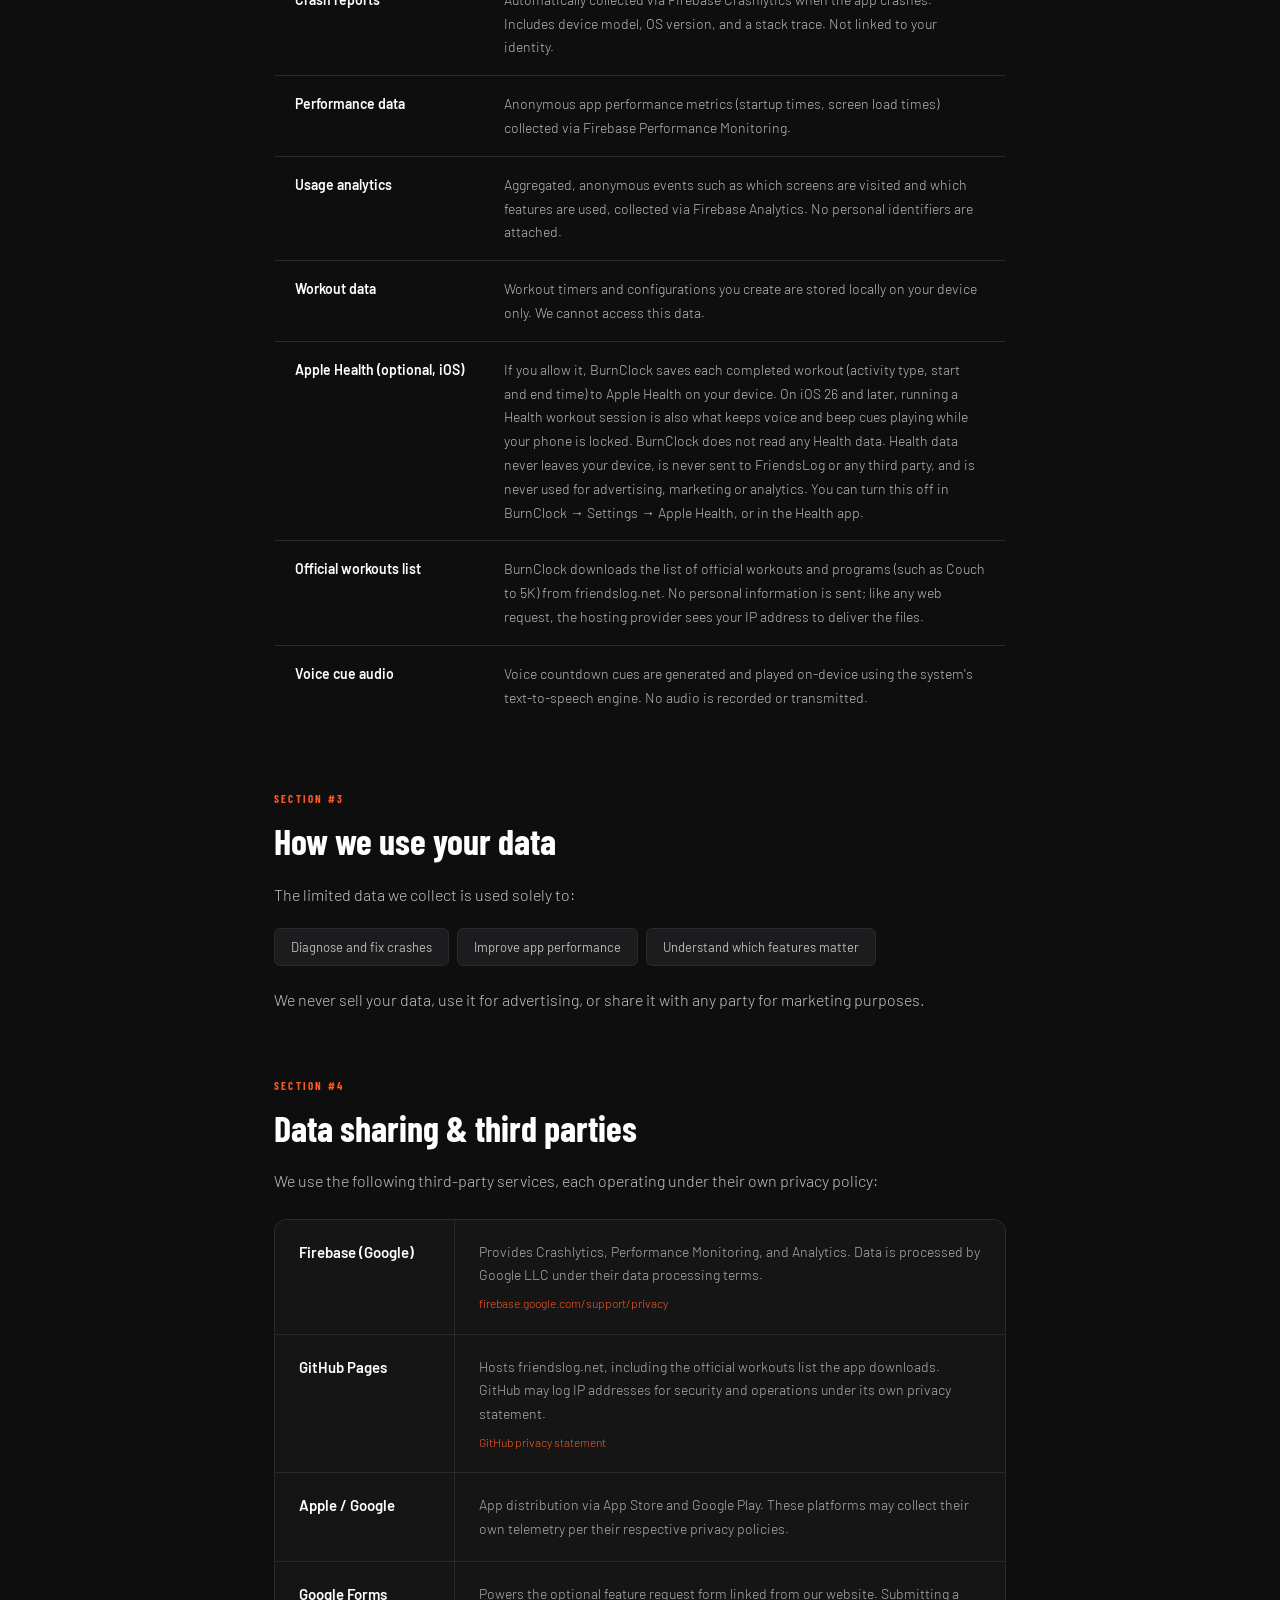
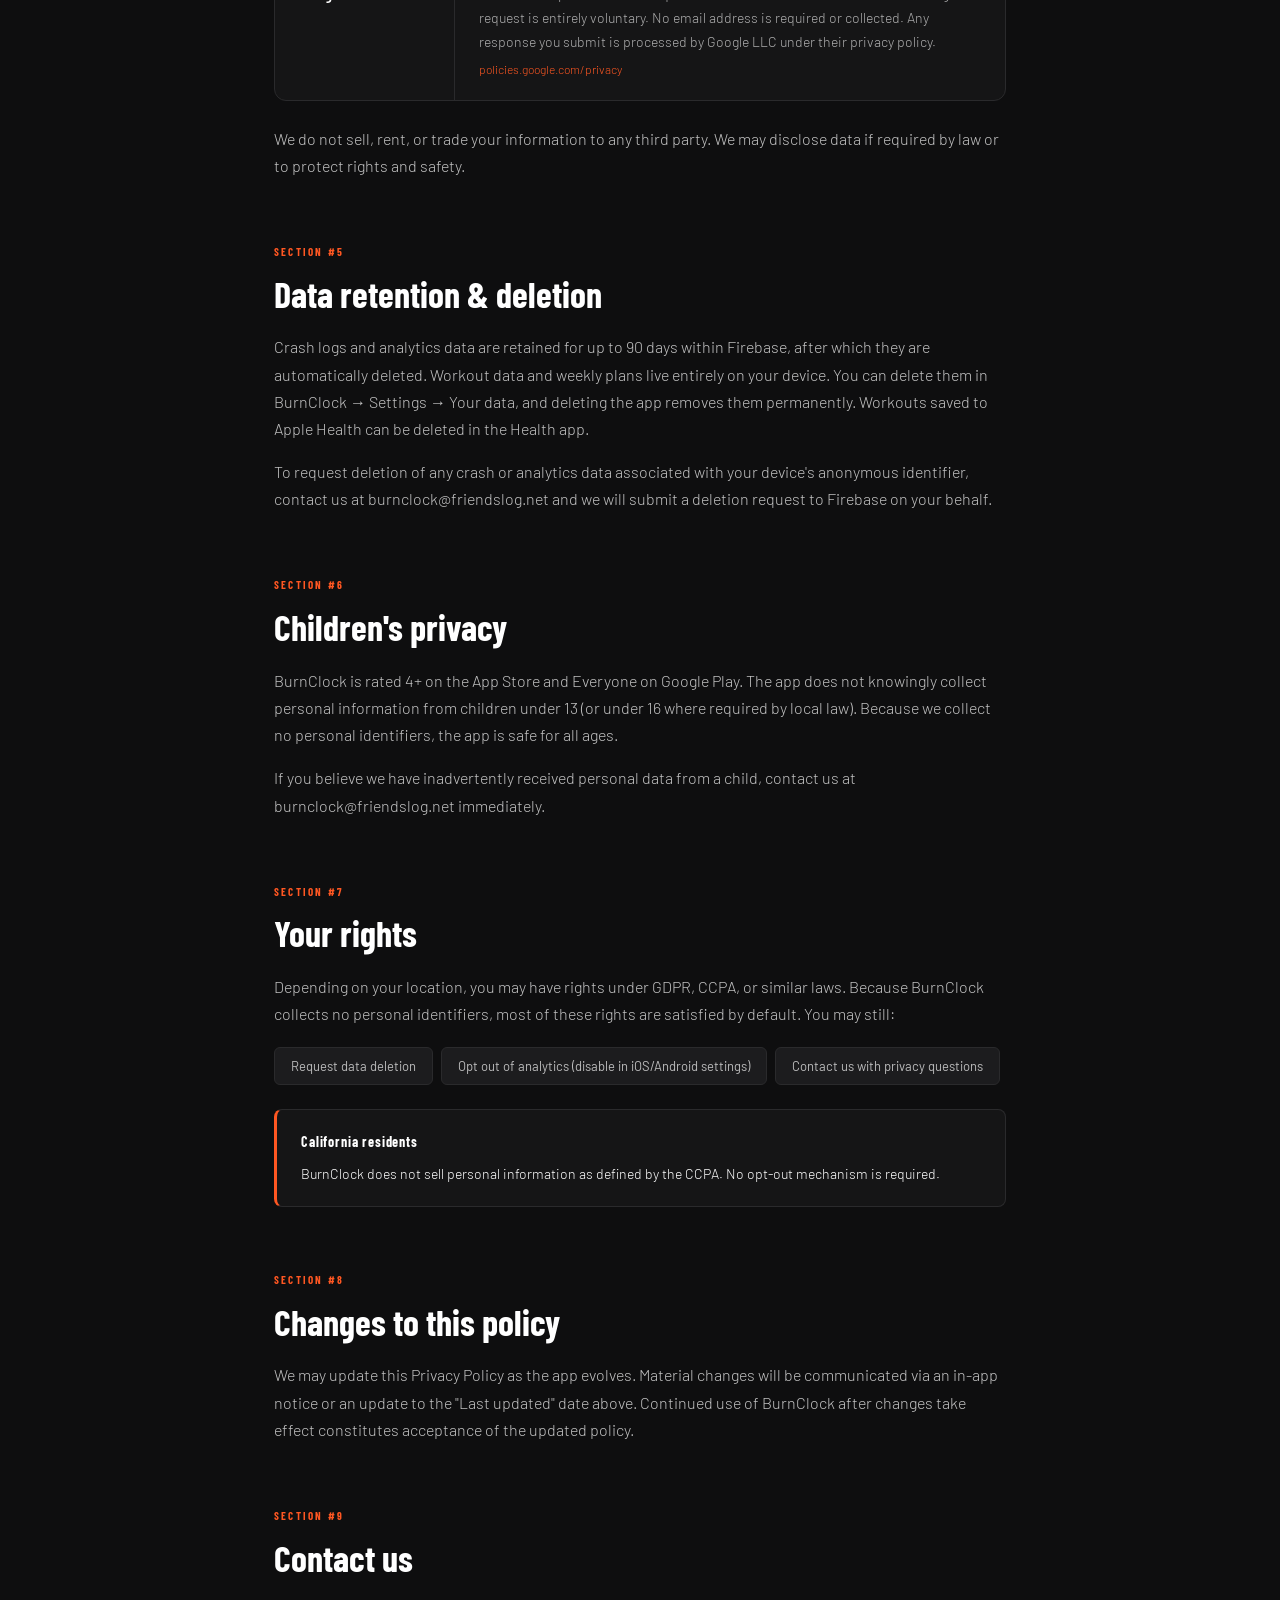
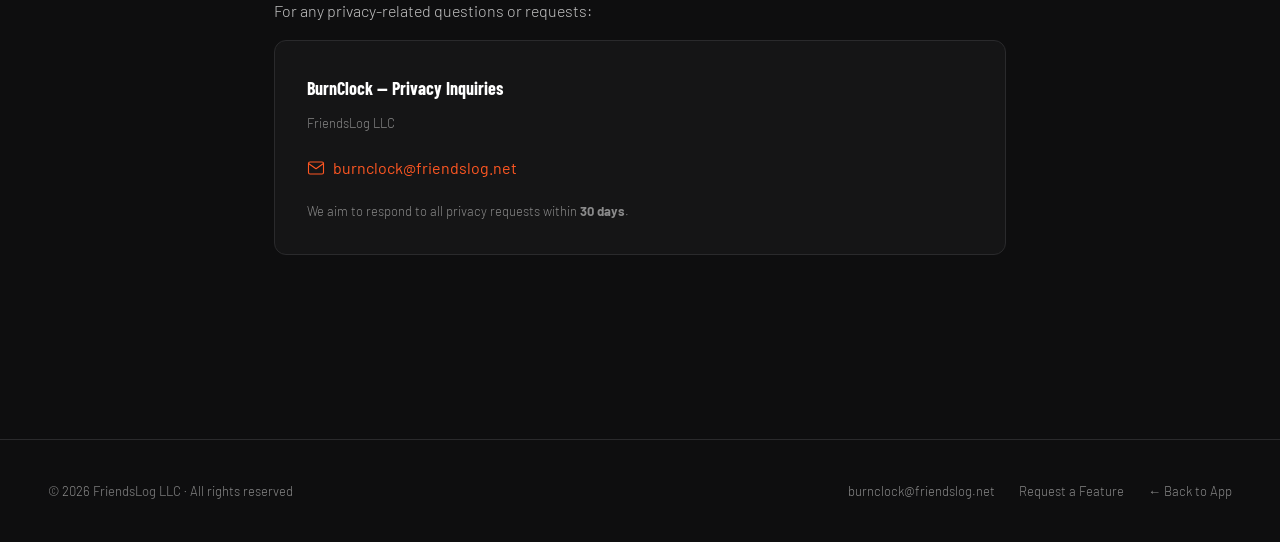
<file: burnclock/privacy.html>
<!DOCTYPE html>
<html lang="en">
<head>
  <meta charset="UTF-8" />
  <meta name="viewport" content="width=device-width, initial-scale=1.0" />
  <title>Privacy Policy — BurnClock</title>
  <link rel="icon" href="favicon.png" />
  <link rel="preconnect" href="https://fonts.googleapis.com" />
  <link rel="preconnect" href="https://fonts.gstatic.com" crossorigin />
  <link href="https://fonts.googleapis.com/css2?family=Barlow:ital,wght@0,300;0,400;0,600;0,700;1,300&family=Barlow+Condensed:wght@300;400;700&display=swap" rel="stylesheet" />
  <link rel="stylesheet" href="styles.css" />
  <style>
    body { line-height: 1.7; }

    /* ── NAV ── */
    nav {
      position: sticky;
      top: 0;
      background: rgba(14,14,15,0.96);
      backdrop-filter: blur(12px);
      border-bottom: 1px solid var(--faint);
    }

    /* ── LAYOUT ── */
    .page-wrap {
      max-width: 780px;
      margin: 0 auto;
      padding: 80px 24px 120px;
    }

    /* ── HEADER ── */
    .doc-header {
      margin-bottom: 64px;
      padding-bottom: 48px;
      border-bottom: 1px solid var(--faint);
    }

    .doc-eyebrow {
      display: flex;
      align-items: center;
      gap: 8px;
      margin-bottom: 20px;
    }

    .doc-eyebrow img,
    .doc-eyebrow svg {
      width: 28px;
      height: 28px;
      border-radius: 6px;
    }

    .doc-eyebrow span {
      font-family: var(--font-head);
      font-size: 13px;
      font-weight: 700;
      letter-spacing: 0.12em;
      text-transform: uppercase;
      color: var(--burn);
    }

    .doc-title {
      font-family: var(--font-head);
      font-size: clamp(48px, 8vw, 80px);
      font-weight: 700;
      line-height: 0.95;
      letter-spacing: -0.01em;
      margin-bottom: 24px;
    }

    .doc-meta {
      display: flex;
      gap: 24px;
      flex-wrap: wrap;
      margin-bottom: 32px;
    }

    .doc-meta-item {
      display: flex;
      align-items: center;
      gap: 6px;
      font-size: 13px;
      color: var(--muted);
    }

    .doc-meta-item svg {
      width: 14px;
      height: 14px;
      opacity: 0.5;
    }

    /* ── TOC ── */
    .toc {
      background: var(--bg2);
      border: 1px solid var(--faint);
      border-radius: 12px;
      padding: 28px 32px;
    }

    .toc-title {
      font-family: var(--font-head);
      font-size: 11px;
      font-weight: 700;
      letter-spacing: 0.2em;
      text-transform: uppercase;
      color: var(--muted);
      margin-bottom: 16px;
    }

    .toc ol {
      list-style: none;
      counter-reset: toc;
    }

    .toc li {
      counter-increment: toc;
      margin-bottom: 8px;
    }

    .toc li::before {
      content: counter(toc) ".";
      color: var(--burn);
      font-family: var(--font-head);
      font-size: 12px;
      font-weight: 700;
      margin-right: 10px;
      min-width: 20px;
      display: inline-block;
    }

    .toc a {
      color: rgba(255,255,255,0.65);
      text-decoration: none;
      font-size: 14px;
      transition: color 0.2s;
    }

    .toc a:hover { color: var(--burn); }

    /* ── CONTENT ── */
    .doc-section {
      margin-bottom: 64px;
      scroll-margin-top: 100px;
    }

    .section-number {
      font-family: var(--font-head);
      font-size: 11px;
      font-weight: 700;
      letter-spacing: 0.2em;
      text-transform: uppercase;
      color: var(--burn);
      margin-bottom: 12px;
    }

    .section-heading {
      font-family: var(--font-head);
      font-size: clamp(26px, 4vw, 36px);
      font-weight: 700;
      line-height: 1.1;
      margin-bottom: 20px;
    }

    .doc-section > p {
      font-size: 16px;
      font-weight: 300;
      color: rgba(255,255,255,0.75);
      margin-bottom: 16px;
    }

    /* ── TAGS ── */
    .tag-row {
      display: flex;
      flex-wrap: wrap;
      gap: 8px;
      margin: 20px 0;
    }

    .tag {
      padding: 5px 14px;
      border-radius: 50px;
      border: 1px solid rgba(255,87,34,0.3);
      background: rgba(255,87,34,0.07);
      font-size: 12px;
      font-weight: 400;
      letter-spacing: 0.04em;
      color: rgba(255,255,255,0.65);
      display: flex;
      align-items: center;
      gap: 6px;
    }

    .tag::before {
      content: '';
      width: 6px;
      height: 6px;
      border-radius: 50%;
      background: var(--burn);
      opacity: 0.6;
      flex-shrink: 0;
    }

    /* ── DATA TABLE ── */
    .data-table {
      width: 100%;
      border-collapse: collapse;
      margin: 24px 0;
      border-radius: 12px;
      overflow: hidden;
      border: 1px solid var(--faint);
    }

    .data-table th {
      background: var(--bg3);
      padding: 14px 20px;
      text-align: left;
      font-family: var(--font-head);
      font-size: 11px;
      font-weight: 700;
      letter-spacing: 0.15em;
      text-transform: uppercase;
      color: var(--muted);
    }

    .data-table td {
      padding: 16px 20px;
      font-size: 14px;
      font-weight: 300;
      color: rgba(255,255,255,0.7);
      border-top: 1px solid var(--faint);
      vertical-align: top;
    }

    .data-table td:first-child {
      font-weight: 600;
      color: var(--white);
      white-space: nowrap;
    }

    .data-table tr:hover td { background: rgba(255,255,255,0.02); }

    /* ── INFO BOX ── */
    .info-box {
      background: var(--bg2);
      border: 1px solid var(--faint);
      border-left: 3px solid var(--burn);
      border-radius: 8px;
      padding: 20px 24px;
      margin: 24px 0;
    }

    .info-box-title {
      font-family: var(--font-head);
      font-size: 14px;
      font-weight: 700;
      letter-spacing: 0.06em;
      margin-bottom: 8px;
      color: var(--white);
    }

    .info-box p {
      font-size: 14px;
      margin-bottom: 0;
    }

    .info-box a {
      color: var(--burn);
      text-decoration: none;
    }

    .info-box a:hover { color: var(--burn-lt); }

    /* ── THIRD PARTY TABLE ── */
    .party-table {
      background: var(--bg2);
      border: 1px solid var(--faint);
      border-radius: 12px;
      overflow: hidden;
      margin: 24px 0;
    }

    .party-row {
      display: flex;
      border-bottom: 1px solid var(--faint);
    }

    .party-row:last-child { border-bottom: none; }

    .party-name {
      padding: 20px 24px;
      font-weight: 600;
      font-size: 15px;
      min-width: 180px;
      border-right: 1px solid var(--faint);
      display: flex;
      align-items: flex-start;
    }

    .party-desc {
      padding: 20px 24px;
      font-size: 14px;
      font-weight: 300;
      color: rgba(255,255,255,0.65);
      flex: 1;
    }

    .party-desc a {
      color: var(--burn);
      text-decoration: none;
      font-size: 12px;
      display: block;
      margin-top: 6px;
    }

    /* ── ACTION TAGS ── */
    .action-tags {
      display: flex;
      flex-wrap: wrap;
      gap: 8px;
      margin: 20px 0;
    }

    .action-tag {
      padding: 7px 16px;
      border-radius: 6px;
      background: var(--bg3);
      border: 1px solid var(--faint);
      font-size: 13px;
      font-weight: 400;
      color: rgba(255,255,255,0.7);
    }

    /* ── CONTACT BOX ── */
    .contact-box {
      background: var(--bg2);
      border: 1px solid var(--faint);
      border-radius: 12px;
      padding: 32px;
    }

    .contact-box h4 {
      font-family: var(--font-head);
      font-size: 18px;
      font-weight: 700;
      margin-bottom: 8px;
    }

    .contact-box .subtitle {
      font-size: 13px;
      color: var(--muted);
      margin-bottom: 20px;
    }

    .contact-box .email-link {
      display: inline-flex;
      align-items: center;
      gap: 8px;
      color: var(--burn);
      text-decoration: none;
      font-size: 16px;
      font-weight: 400;
      transition: color 0.2s;
    }

    .contact-box .email-link:hover { color: var(--burn-lt); }

    .contact-box .response-note {
      font-size: 13px;
      color: var(--muted);
      margin-top: 16px;
      margin-bottom: 0;
    }

    /* ── MOBILE ── */
    @media (max-width: 640px) {
      nav { padding: 16px 20px; }
      .page-wrap { padding: 48px 20px 80px; }
      .doc-title { font-size: 48px; }
      .party-row { flex-direction: column; }
      .party-name { min-width: unset; border-right: none; border-bottom: 1px solid var(--faint); padding-bottom: 12px; }
      footer { flex-direction: column; align-items: flex-start; padding: 28px 20px; }
    }
  </style>
</head>
<body>

  <nav>
    <a class="nav-logo" href="index.html">
      <img src="icon.svg" width="32" height="32" alt="BurnClock icon">
      <span class="nav-logo-text"><span>Burn</span>Clock</span>
    </a>
    <a class="nav-link" href="https://forms.gle/JshMQmU9tt4D7TKJ6" target="_blank" rel="noopener">Request a Feature</a>
    <a class="nav-link" href="index.html">← Back to App</a>
  </nav>

  <div class="page-wrap">

    <!-- HEADER -->
    <header class="doc-header">
      <div class="doc-eyebrow">
        <img src="icon.svg" width="28" height="28" alt="BurnClock icon">
        <span>BurnClock</span>
      </div>

      <h1 class="doc-title">Privacy<br>Policy</h1>

      <div class="doc-meta">
        <div class="doc-meta-item">
          <svg viewBox="0 0 24 24" fill="none" stroke="currentColor" stroke-width="2"><rect x="3" y="4" width="18" height="18" rx="2"/><path d="M16 2v4M8 2v4M3 10h18"/></svg>
          Effective May 17, 2026
        </div>
        <div class="doc-meta-item">
          <svg viewBox="0 0 24 24" fill="none" stroke="currentColor" stroke-width="2"><circle cx="12" cy="12" r="10"/><path d="M12 6v6l4 2"/></svg>
          Last updated November 10, 2026
        </div>
        <div class="doc-meta-item">
          <svg viewBox="0 0 24 24" fill="none" stroke="currentColor" stroke-width="2"><rect x="5" y="2" width="14" height="20" rx="2"/><path d="M12 18h.01"/></svg>
          iOS &amp; Android
        </div>
      </div>

      <!-- TOC -->
      <div class="toc">
        <div class="toc-title">Contents</div>
        <ol>
          <li><a href="#who-we-are">Who we are</a></li>
          <li><a href="#what-we-collect">What data we collect</a></li>
          <li><a href="#how-we-use">How we use your data</a></li>
          <li><a href="#data-sharing">Data sharing &amp; third parties</a></li>
          <li><a href="#retention">Data retention &amp; deletion</a></li>
          <li><a href="#childrens">Children's privacy</a></li>
          <li><a href="#your-rights">Your rights</a></li>
          <li><a href="#changes">Changes to this policy</a></li>
          <li><a href="#contact">Contact us</a></li>
        </ol>
      </div>
    </header>

    <!-- SECTION 1 -->
    <section class="doc-section" id="who-we-are">
      <div class="section-number">Section #1</div>
      <h2 class="section-heading">Who we are</h2>
      <p>BurnClock is a workout interval timer application for iOS and Android, developed and operated by FriendsLog LLC ("we", "us", or "our"). This Privacy Policy explains how we collect, use, and protect information when you use BurnClock.</p>
      <p>By using BurnClock, you agree to the practices described in this policy. If you do not agree, please discontinue use of the app.</p>
    </section>

    <!-- SECTION 2 -->
    <section class="doc-section" id="what-we-collect">
      <div class="section-number">Section #2</div>
      <h2 class="section-heading">What data we collect</h2>
      <p>BurnClock is designed to respect your privacy. Here is a plain-language breakdown of what we do and do not collect.</p>

      <div class="tag-row">
        <span class="tag">No account required</span>
        <span class="tag">No email address</span>
        <span class="tag">No payment data</span>
        <span class="tag">No location data</span>
        <span class="tag">No contacts or microphone (beyond voice cues)</span>
      </div>

      <table class="data-table">
        <thead>
          <tr>
            <th>Data type</th>
            <th>What it includes</th>
          </tr>
        </thead>
        <tbody>
          <tr>
            <td>Crash reports</td>
            <td>Automatically collected via Firebase Crashlytics when the app crashes. Includes device model, OS version, and a stack trace. Not linked to your identity.</td>
          </tr>
          <tr>
            <td>Performance data</td>
            <td>Anonymous app performance metrics (startup times, screen load times) collected via Firebase Performance Monitoring.</td>
          </tr>
          <tr>
            <td>Usage analytics</td>
            <td>Aggregated, anonymous events such as which screens are visited and which features are used, collected via Firebase Analytics. No personal identifiers are attached.</td>
          </tr>
          <tr>
            <td>Workout data</td>
            <td>Workout timers and configurations you create are stored locally on your device only. We cannot access this data.</td>
          </tr>
          <tr>
            <td>Apple Health (optional, iOS)</td>
            <td>If you allow it, BurnClock saves each completed workout (activity type, start and end time) to Apple Health on your device. On iOS 26 and later, running a Health workout session is also what keeps voice and beep cues playing while your phone is locked. BurnClock does not read any Health data. Health data never leaves your device, is never sent to FriendsLog or any third party, and is never used for advertising, marketing or analytics. You can turn this off in BurnClock → Settings → Apple Health, or in the Health app.</td>
          </tr>
          <tr>
            <td>Official workouts list</td>
            <td>BurnClock downloads the list of official workouts and programs (such as Couch to 5K) from friendslog.net. No personal information is sent; like any web request, the hosting provider sees your IP address to deliver the files.</td>
          </tr>
          <tr>
            <td>Voice cue audio</td>
            <td>Voice countdown cues are generated and played on-device using the system's text-to-speech engine. No audio is recorded or transmitted.</td>
          </tr>
        </tbody>
      </table>
    </section>

    <!-- SECTION 3 -->
    <section class="doc-section" id="how-we-use">
      <div class="section-number">Section #3</div>
      <h2 class="section-heading">How we use your data</h2>
      <p>The limited data we collect is used solely to:</p>

      <div class="action-tags">
        <span class="action-tag">Diagnose and fix crashes</span>
        <span class="action-tag">Improve app performance</span>
        <span class="action-tag">Understand which features matter</span>
      </div>

      <p>We never sell your data, use it for advertising, or share it with any party for marketing purposes.</p>
    </section>

    <!-- SECTION 4 -->
    <section class="doc-section" id="data-sharing">
      <div class="section-number">Section #4</div>
      <h2 class="section-heading">Data sharing &amp; third parties</h2>
      <p>We use the following third-party services, each operating under their own privacy policy:</p>

      <div class="party-table">
        <div class="party-row">
          <div class="party-name">Firebase (Google)</div>
          <div class="party-desc">
            Provides Crashlytics, Performance Monitoring, and Analytics. Data is processed by Google LLC under their data processing terms.
            <a href="https://firebase.google.com/support/privacy" target="_blank" rel="noopener">firebase.google.com/support/privacy</a>
          </div>
        </div>
        <div class="party-row">
          <div class="party-name">GitHub Pages</div>
          <div class="party-desc">
            Hosts friendslog.net, including the official workouts list the app downloads. GitHub may log IP addresses for security and operations under its own privacy statement.
            <a href="https://docs.github.com/site-policy/privacy-policies/github-general-privacy-statement" target="_blank" rel="noopener">GitHub privacy statement</a>
          </div>
        </div>
        <div class="party-row">
          <div class="party-name">Apple / Google</div>
          <div class="party-desc">
            App distribution via App Store and Google Play. These platforms may collect their own telemetry per their respective privacy policies.
          </div>
        </div>
        <div class="party-row">
          <div class="party-name">Google Forms</div>
          <div class="party-desc">
            Powers the optional feature request form linked from our website. Submitting a request is entirely voluntary. No email address is required or collected. Any response you submit is processed by Google LLC under their privacy policy.
            <a href="https://policies.google.com/privacy" target="_blank" rel="noopener">policies.google.com/privacy</a>
          </div>
        </div>
      </div>

      <p>We do not sell, rent, or trade your information to any third party. We may disclose data if required by law or to protect rights and safety.</p>
    </section>

    <!-- SECTION 5 -->
    <section class="doc-section" id="retention">
      <div class="section-number">Section #5</div>
      <h2 class="section-heading">Data retention &amp; deletion</h2>
      <p>Crash logs and analytics data are retained for up to 90 days within Firebase, after which they are automatically deleted. Workout data and weekly plans live entirely on your device. You can delete them in BurnClock → Settings → Your data, and deleting the app removes them permanently. Workouts saved to Apple Health can be deleted in the Health app.</p>
      <p>To request deletion of any crash or analytics data associated with your device's anonymous identifier, contact us at burnclock@friendslog.net and we will submit a deletion request to Firebase on your behalf.</p>
    </section>

    <!-- SECTION 6 -->
    <section class="doc-section" id="childrens">
      <div class="section-number">Section #6</div>
      <h2 class="section-heading">Children's privacy</h2>
      <p>BurnClock is rated 4+ on the App Store and Everyone on Google Play. The app does not knowingly collect personal information from children under 13 (or under 16 where required by local law). Because we collect no personal identifiers, the app is safe for all ages.</p>
      <p>If you believe we have inadvertently received personal data from a child, contact us at burnclock@friendslog.net immediately.</p>
    </section>

    <!-- SECTION 7 -->
    <section class="doc-section" id="your-rights">
      <div class="section-number">Section #7</div>
      <h2 class="section-heading">Your rights</h2>
      <p>Depending on your location, you may have rights under GDPR, CCPA, or similar laws. Because BurnClock collects no personal identifiers, most of these rights are satisfied by default. You may still:</p>

      <div class="action-tags">
        <span class="action-tag">Request data deletion</span>
        <span class="action-tag">Opt out of analytics (disable in iOS/Android settings)</span>
        <span class="action-tag">Contact us with privacy questions</span>
      </div>

      <div class="info-box">
        <div class="info-box-title">California residents</div>
        <p>BurnClock does not sell personal information as defined by the CCPA. No opt-out mechanism is required.</p>
      </div>
    </section>

    <!-- SECTION 8 -->
    <section class="doc-section" id="changes">
      <div class="section-number">Section #8</div>
      <h2 class="section-heading">Changes to this policy</h2>
      <p>We may update this Privacy Policy as the app evolves. Material changes will be communicated via an in-app notice or an update to the "Last updated" date above. Continued use of BurnClock after changes take effect constitutes acceptance of the updated policy.</p>
    </section>

    <!-- SECTION 9 -->
    <section class="doc-section" id="contact">
      <div class="section-number">Section #9</div>
      <h2 class="section-heading">Contact us</h2>
      <p>For any privacy-related questions or requests:</p>

      <div class="contact-box">
        <h4>BurnClock — Privacy Inquiries</h4>
        <p class="subtitle">FriendsLog LLC</p>
        <a class="email-link" href="mailto:burnclock@friendslog.net">
          <svg width="18" height="18" viewBox="0 0 24 24" fill="none" stroke="currentColor" stroke-width="1.5" stroke-linecap="round" stroke-linejoin="round"><path d="M4 4h16c1.1 0 2 .9 2 2v12c0 1.1-.9 2-2 2H4c-1.1 0-2-.9-2-2V6c0-1.1.9-2 2-2z"/><polyline points="22,6 12,13 2,6"/></svg>
          burnclock@friendslog.net
        </a>
        <p class="response-note">We aim to respond to all privacy requests within <strong style="color:rgba(255,255,255,0.5)">30 days</strong>.</p>
      </div>
    </section>

  </div>

  <footer>
    <div class="footer-left">
      © 2026 <strong>FriendsLog LLC</strong> · All rights reserved
    </div>
    <div class="footer-right">
      <a href="mailto:burnclock@friendslog.net">burnclock@friendslog.net</a>
      <a href="https://forms.gle/JshMQmU9tt4D7TKJ6" target="_blank" rel="noopener">Request a Feature</a>
      <a href="index.html">← Back to App</a>
    </div>
  </footer>

</body>
</html>
</file>
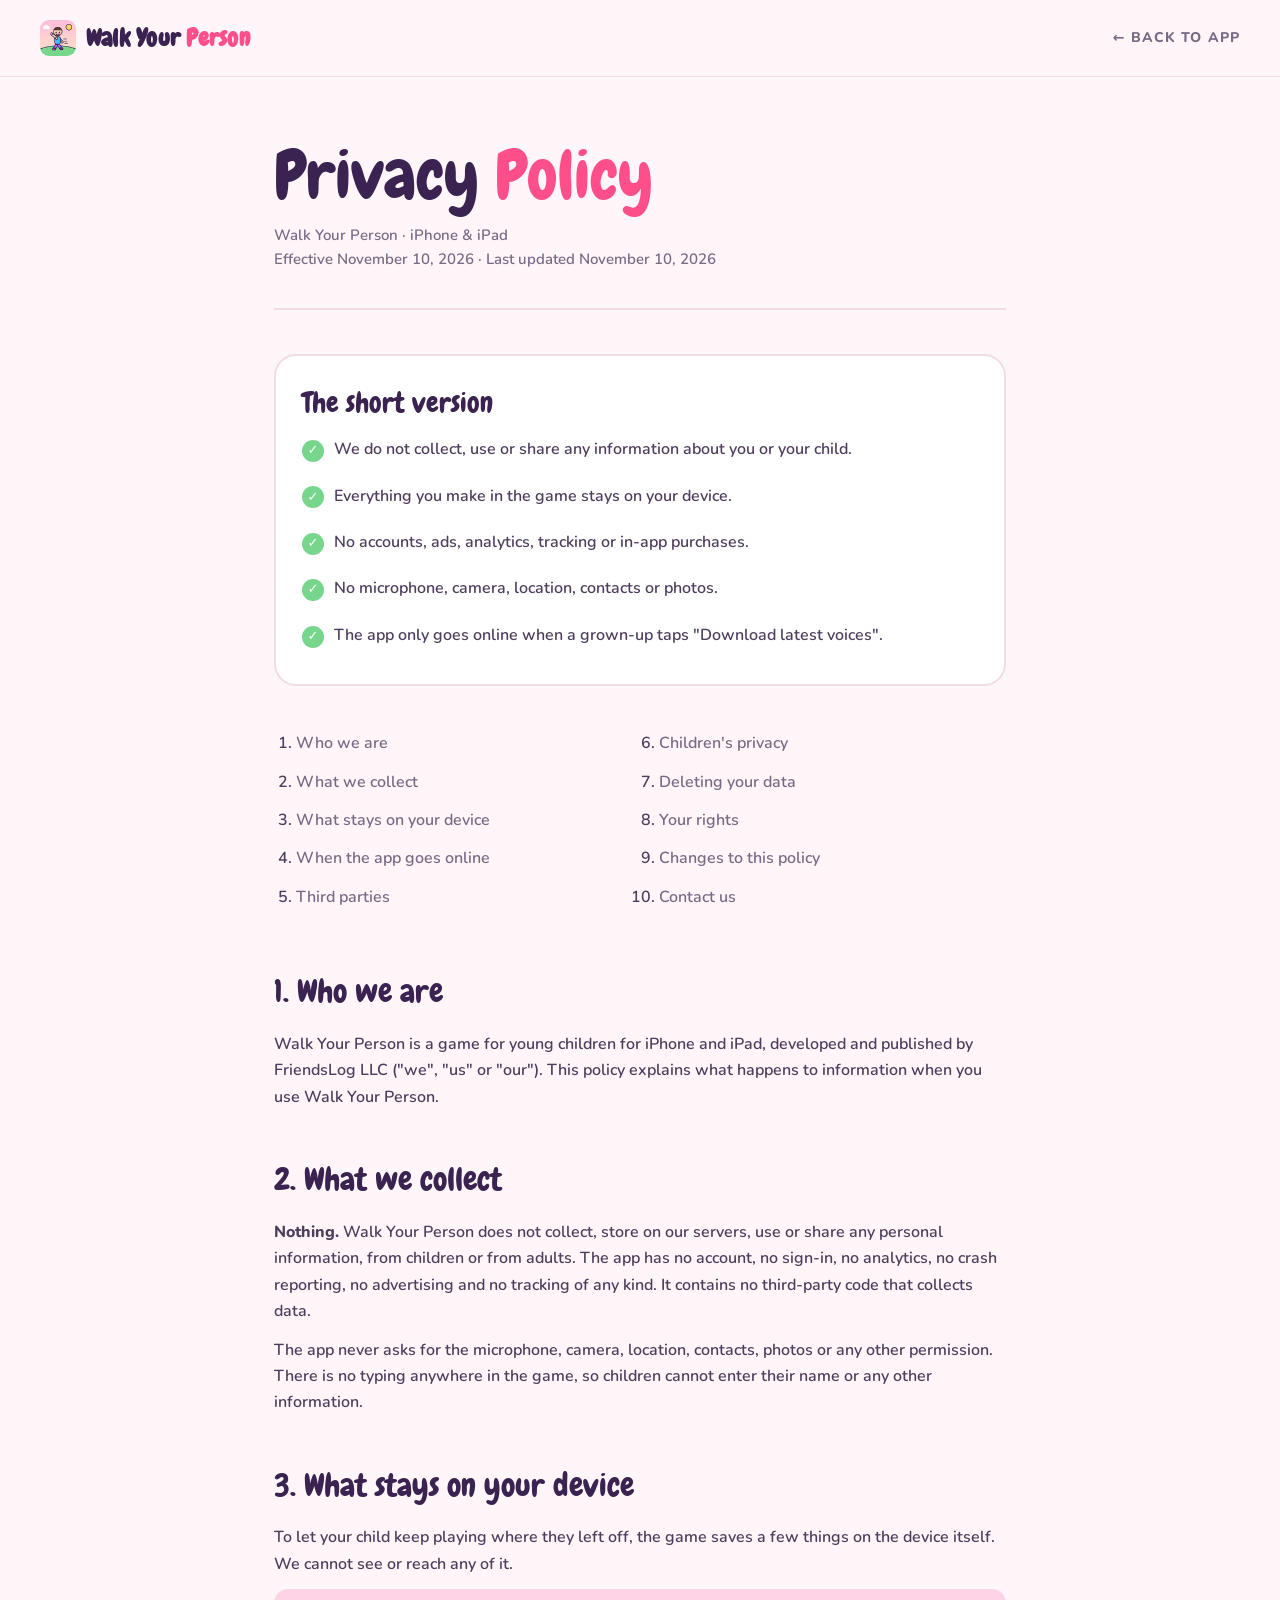
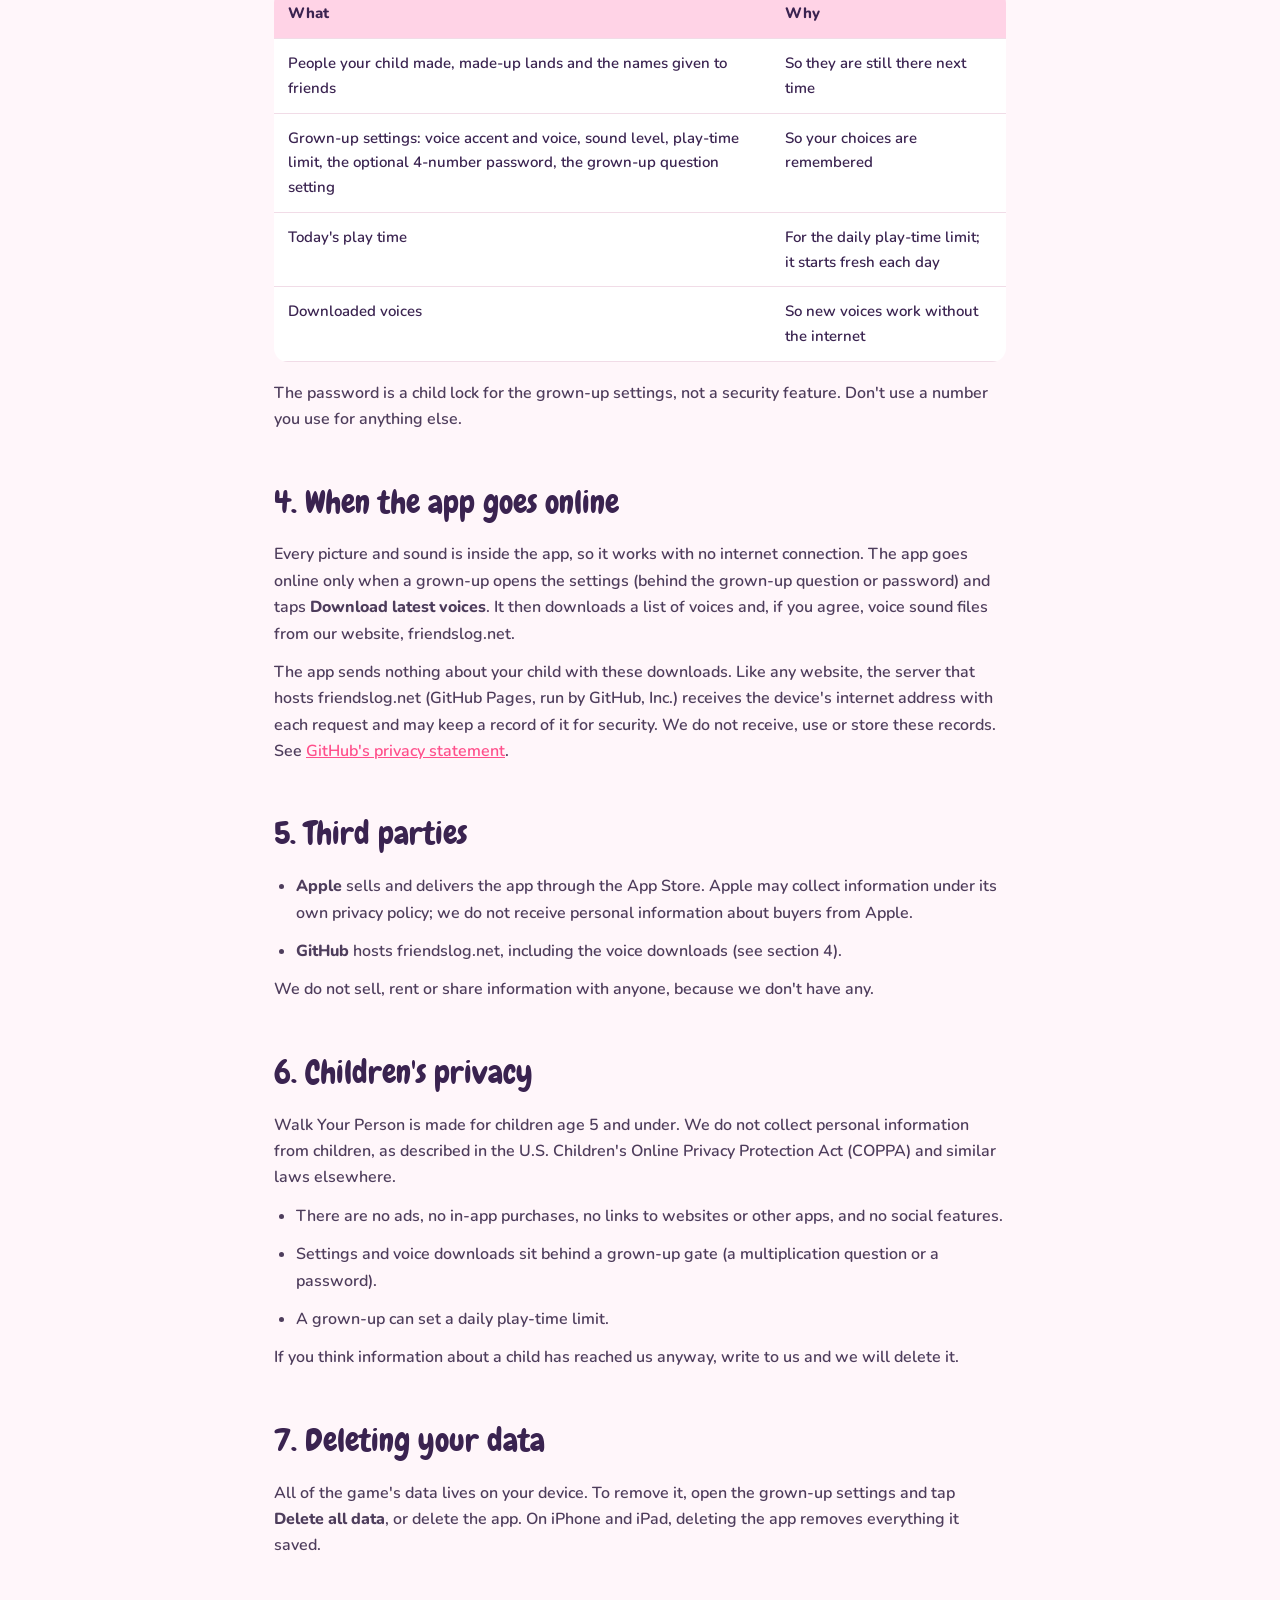
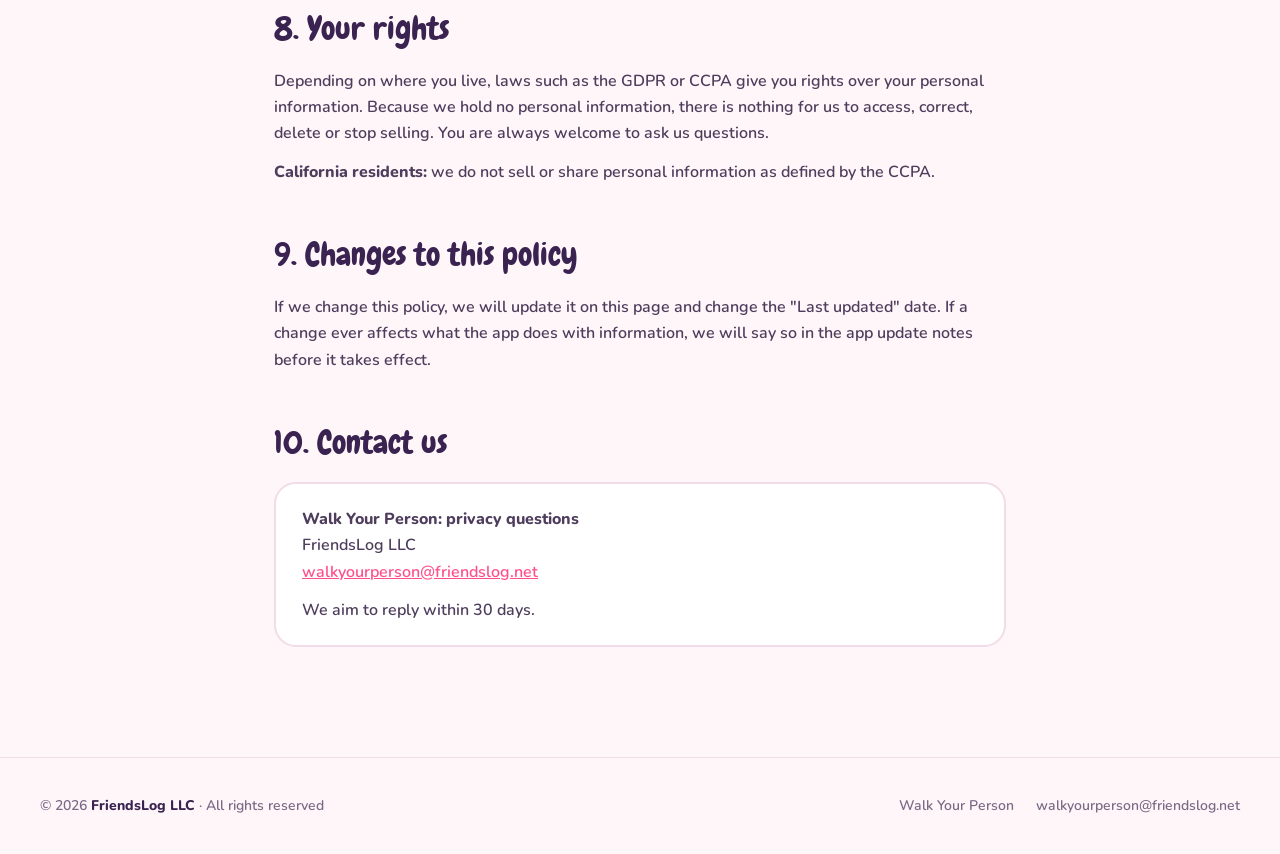
<file: walkyourperson/privacy.html>
<!DOCTYPE html>
<html lang="en">
<head>
  <meta charset="UTF-8" />
  <meta name="viewport" content="width=device-width, initial-scale=1.0" />
  <title>Privacy Policy — Walk Your Person</title>
  <meta name="description" content="Walk Your Person privacy policy. FriendsLog LLC collects no data from the app. Everything stays on your device." />
  <link rel="icon" href="favicon.png" />
  <link rel="apple-touch-icon" href="apple-touch-icon.png" />
  <link rel="stylesheet" href="styles.css" />
  <style>
    .page { max-width: 780px; margin: 0 auto; padding: 64px 24px 110px; }
    .doc-header { padding-bottom: 36px; margin-bottom: 44px; border-bottom: 2px solid var(--line); }
    .doc-header h1 { font-family: var(--font-head); font-weight: 400; font-size: clamp(44px, 8vw, 68px); line-height: 1; margin-bottom: 14px; }
    .doc-header h1 span { color: var(--pink); }
    .meta { color: var(--muted); font-size: 15px; }
    .summary {
      background: #fff; border: 2px solid var(--line); border-radius: var(--radius);
      padding: 24px 26px; margin-bottom: 44px;
    }
    .summary h2 { font-family: var(--font-head); font-weight: 400; font-size: 28px; margin-bottom: 10px; }
    .summary ul { list-style: none; display: grid; gap: 8px; }
    .summary li::before { content: '✓'; color: #fff; background: var(--green); border-radius: 50%; display: inline-grid; place-items: center; width: 22px; height: 22px; font-size: 13px; margin-right: 10px; }
    .toc { margin-bottom: 44px; }
    .toc ol { padding-left: 22px; columns: 2; color: var(--muted); }
    .toc a { color: var(--muted); text-decoration: none; }
    .toc a:hover { color: var(--pink); }
    h2.sec { font-family: var(--font-head); font-weight: 400; font-size: 32px; margin: 44px 0 12px; }
    .page p, .page li { color: #4e3d5c; margin-bottom: 12px; }
    .page ul.list { padding-left: 22px; margin-bottom: 12px; }
    table { width: 100%; border-collapse: collapse; margin: 8px 0 18px; font-size: 15px; background: #fff; border-radius: 14px; overflow: hidden; }
    th, td { text-align: left; padding: 12px 14px; border-bottom: 1px solid var(--line); vertical-align: top; }
    th { background: var(--pink-lt); font-weight: 800; }
    .contact-box { background: #fff; border: 2px solid var(--line); border-radius: var(--radius); padding: 22px 26px; }
    @media (max-width: 640px) { .toc ol { columns: 1; } }
  </style>
</head>
<body>

<nav>
  <a class="nav-logo" href="./">
    <img src="favicon.png" alt="" />
    <span class="nav-logo-text">Walk Your <span>Person</span></span>
  </a>
  <div class="nav-links">
    <a href="./">← Back to app</a>
  </div>
</nav>

<main class="page">
  <header class="doc-header">
    <h1>Privacy <span>Policy</span></h1>
    <div class="meta">Walk Your Person · iPhone &amp; iPad<br />Effective November 10, 2026 · Last updated November 10, 2026</div>
  </header>

  <div class="summary">
    <h2>The short version</h2>
    <ul>
      <li>We do not collect, use or share any information about you or your child.</li>
      <li>Everything you make in the game stays on your device.</li>
      <li>No accounts, ads, analytics, tracking or in-app purchases.</li>
      <li>No microphone, camera, location, contacts or photos.</li>
      <li>The app only goes online when a grown-up taps "Download latest voices".</li>
    </ul>
  </div>

  <div class="toc" role="navigation" aria-label="Contents">
    <ol>
      <li><a href="#who">Who we are</a></li>
      <li><a href="#collect">What we collect</a></li>
      <li><a href="#device">What stays on your device</a></li>
      <li><a href="#online">When the app goes online</a></li>
      <li><a href="#third">Third parties</a></li>
      <li><a href="#children">Children's privacy</a></li>
      <li><a href="#delete">Deleting your data</a></li>
      <li><a href="#rights">Your rights</a></li>
      <li><a href="#changes">Changes to this policy</a></li>
      <li><a href="#contact">Contact us</a></li>
    </ol>
  </div>

  <h2 class="sec" id="who">1. Who we are</h2>
  <p>Walk Your Person is a game for young children for iPhone and iPad, developed and published by FriendsLog LLC ("we", "us" or "our"). This policy explains what happens to information when you use Walk Your Person.</p>

  <h2 class="sec" id="collect">2. What we collect</h2>
  <p><strong>Nothing.</strong> Walk Your Person does not collect, store on our servers, use or share any personal information, from children or from adults. The app has no account, no sign-in, no analytics, no crash reporting, no advertising and no tracking of any kind. It contains no third-party code that collects data.</p>
  <p>The app never asks for the microphone, camera, location, contacts, photos or any other permission. There is no typing anywhere in the game, so children cannot enter their name or any other information.</p>

  <h2 class="sec" id="device">3. What stays on your device</h2>
  <p>To let your child keep playing where they left off, the game saves a few things on the device itself. We cannot see or reach any of it.</p>
  <table>
    <tr><th>What</th><th>Why</th></tr>
    <tr><td>People your child made, made-up lands and the names given to friends</td><td>So they are still there next time</td></tr>
    <tr><td>Grown-up settings: voice accent and voice, sound level, play-time limit, the optional 4-number password, the grown-up question setting</td><td>So your choices are remembered</td></tr>
    <tr><td>Today's play time</td><td>For the daily play-time limit; it starts fresh each day</td></tr>
    <tr><td>Downloaded voices</td><td>So new voices work without the internet</td></tr>
  </table>
  <p>The password is a child lock for the grown-up settings, not a security feature. Don't use a number you use for anything else.</p>

  <h2 class="sec" id="online">4. When the app goes online</h2>
  <p>Every picture and sound is inside the app, so it works with no internet connection. The app goes online only when a grown-up opens the settings (behind the grown-up question or password) and taps <strong>Download latest voices</strong>. It then downloads a list of voices and, if you agree, voice sound files from our website, friendslog.net.</p>
  <p>The app sends nothing about your child with these downloads. Like any website, the server that hosts friendslog.net (GitHub Pages, run by GitHub, Inc.) receives the device's internet address with each request and may keep a record of it for security. We do not receive, use or store these records. See <a href="https://docs.github.com/en/site-policy/privacy-policies/github-general-privacy-statement">GitHub's privacy statement</a>.</p>

  <h2 class="sec" id="third">5. Third parties</h2>
  <ul class="list">
    <li><strong>Apple</strong> sells and delivers the app through the App Store. Apple may collect information under its own privacy policy; we do not receive personal information about buyers from Apple.</li>
    <li><strong>GitHub</strong> hosts friendslog.net, including the voice downloads (see section 4).</li>
  </ul>
  <p>We do not sell, rent or share information with anyone, because we don't have any.</p>

  <h2 class="sec" id="children">6. Children's privacy</h2>
  <p>Walk Your Person is made for children age 5 and under. We do not collect personal information from children, as described in the U.S. Children's Online Privacy Protection Act (COPPA) and similar laws elsewhere.</p>
  <ul class="list">
    <li>There are no ads, no in-app purchases, no links to websites or other apps, and no social features.</li>
    <li>Settings and voice downloads sit behind a grown-up gate (a multiplication question or a password).</li>
    <li>A grown-up can set a daily play-time limit.</li>
  </ul>
  <p>If you think information about a child has reached us anyway, write to us and we will delete it.</p>

  <h2 class="sec" id="delete">7. Deleting your data</h2>
  <p>All of the game's data lives on your device. To remove it, open the grown-up settings and tap <strong>Delete all data</strong>, or delete the app. On iPhone and iPad, deleting the app removes everything it saved.</p>

  <h2 class="sec" id="rights">8. Your rights</h2>
  <p>Depending on where you live, laws such as the GDPR or CCPA give you rights over your personal information. Because we hold no personal information, there is nothing for us to access, correct, delete or stop selling. You are always welcome to ask us questions.</p>
  <p><strong>California residents:</strong> we do not sell or share personal information as defined by the CCPA.</p>

  <h2 class="sec" id="changes">9. Changes to this policy</h2>
  <p>If we change this policy, we will update it on this page and change the "Last updated" date. If a change ever affects what the app does with information, we will say so in the app update notes before it takes effect.</p>

  <h2 class="sec" id="contact">10. Contact us</h2>
  <div class="contact-box">
    <p><strong>Walk Your Person: privacy questions</strong><br />FriendsLog LLC<br /><a href="mailto:walkyourperson@friendslog.net">walkyourperson@friendslog.net</a></p>
    <p style="margin:0">We aim to reply within 30 days.</p>
  </div>
</main>

<footer>
  <div>© 2026 <strong>FriendsLog LLC</strong> · All rights reserved</div>
  <div class="footer-right">
    <a href="./">Walk Your Person</a>
    <a href="mailto:walkyourperson@friendslog.net">walkyourperson@friendslog.net</a>
  </div>
</footer>

</body>
</html>
</file>
<file: styles.css>
*, *::before, *::after { box-sizing: border-box; margin: 0; padding: 0; }

:root {
  --black:   #111110;
  --white:   #fafaf8;
  --cream:   #f4f4ef;
  --muted:   #888886;
  --border:  #e4e4df;
  --font-display: 'Playfair Display', Georgia, serif;
  --font-body:    'DM Sans', system-ui, sans-serif;
}

html { scroll-behavior: smooth; }

body {
  background: var(--white);
  color: var(--black);
  font-family: var(--font-body);
  font-weight: 300;
  line-height: 1.6;
  -webkit-font-smoothing: antialiased;
  overflow-x: hidden;
}

/* ── NAV ── */
nav {
  display: flex;
  align-items: center;
  justify-content: space-between;
  padding: 28px 56px;
  border-bottom: 1px solid var(--border);
}

.nav-logo {
  font-family: var(--font-display);
  font-size: 22px;
  font-weight: 700;
  letter-spacing: -0.02em;
  color: var(--black);
  text-decoration: none;
}

.nav-right {
  display: flex;
  align-items: center;
  gap: 32px;
}

.nav-link {
  font-size: 13px;
  font-weight: 400;
  letter-spacing: 0.04em;
  color: var(--muted);
  text-decoration: none;
  transition: color 0.2s;
}

.nav-link:hover { color: var(--black); }

/* ── HERO ── */
.hero {
  max-width: 960px;
  margin: 0 auto;
  padding: 120px 56px 96px;
}

.eyebrow {
  font-size: 11px;
  letter-spacing: 0.22em;
  text-transform: uppercase;
  color: var(--muted);
  margin-bottom: 28px;
}

.hero h1 {
  font-family: var(--font-display);
  font-size: clamp(60px, 9vw, 112px);
  font-weight: 700;
  line-height: 0.93;
  letter-spacing: -0.025em;
  margin-bottom: 44px;
}

.hero h1 em {
  font-style: italic;
  font-weight: 400;
}

.hero-desc {
  max-width: 440px;
  font-size: 18px;
  font-weight: 300;
  color: #555;
  line-height: 1.75;
}

/* ── DIVIDER ── */
.divider {
  border: none;
  border-top: 1px solid var(--border);
  margin: 0;
}

/* ── PRODUCTS ── */
.products {
  max-width: 960px;
  margin: 0 auto;
  padding: 80px 56px;
}

.section-label {
  font-size: 11px;
  letter-spacing: 0.22em;
  text-transform: uppercase;
  color: var(--muted);
  margin-bottom: 48px;
}

.products-grid {
  display: grid;
  grid-template-columns: repeat(auto-fill, minmax(320px, 1fr));
  gap: 24px;
}

.product-card {
  border: 1px solid var(--border);
  border-radius: 20px;
  padding: 40px;
  background: var(--cream);
  display: flex;
  flex-direction: column;
  gap: 0;
  transition: border-color 0.25s;
}

.product-card:hover { border-color: #bbb; }

.product-card-top {
  display: flex;
  align-items: center;
  gap: 18px;
  margin-bottom: 20px;
}

.product-icon {
  width: 56px;
  height: 56px;
  border-radius: 14px;
  flex-shrink: 0;
}

.product-name {
  font-family: var(--font-display);
  font-size: 26px;
  font-weight: 700;
  letter-spacing: -0.01em;
  line-height: 1;
}

.product-platform {
  font-size: 12px;
  letter-spacing: 0.06em;
  text-transform: uppercase;
  color: var(--muted);
  margin-top: 5px;
}

.product-desc {
  font-size: 15px;
  color: #555;
  line-height: 1.65;
  flex: 1;
  margin-bottom: 28px;
}

.product-footer {
  display: flex;
  align-items: center;
  justify-content: space-between;
  flex-wrap: wrap;
  gap: 12px;
}

.product-cta {
  font-size: 14px;
  font-weight: 500;
  color: var(--black);
  text-decoration: none;
  border-bottom: 1.5px solid var(--black);
  padding-bottom: 1px;
  transition: opacity 0.2s;
}

.product-cta:hover { opacity: 0.45; }

.badge {
  font-size: 11px;
  letter-spacing: 0.08em;
  text-transform: uppercase;
  color: var(--muted);
  border: 1px solid var(--border);
  border-radius: 50px;
  padding: 4px 12px;
}

.badge--live {
  color: var(--black);
  border-color: var(--black);
}

/* ── MORE COMING ── */
.more-coming {
  max-width: 960px;
  margin: 0 auto;
  padding: 80px 56px 128px;
}

.more-coming h2 {
  font-family: var(--font-display);
  font-size: clamp(36px, 5.5vw, 68px);
  font-weight: 700;
  letter-spacing: -0.025em;
  line-height: 0.95;
  margin: 40px 0 28px;
}

.more-coming h2 em {
  font-style: italic;
  font-weight: 400;
}

.more-desc {
  max-width: 400px;
  font-size: 16px;
  font-weight: 300;
  color: #555;
  line-height: 1.75;
}

/* ── FOOTER ── */
footer {
  border-top: 1px solid var(--border);
  padding: 32px 56px;
  display: flex;
  align-items: center;
  justify-content: space-between;
  flex-wrap: wrap;
  gap: 12px;
}

.footer-left {
  font-size: 13px;
  color: var(--muted);
}

.footer-right {
  display: flex;
  flex-wrap: wrap;
  gap: 8px 24px;
}

.footer-right a {
  font-size: 13px;
  color: var(--muted);
  text-decoration: none;
  transition: color 0.2s;
}

.footer-right a:hover { color: var(--black); }

/* ── MOBILE ── */
@media (max-width: 640px) {
  nav { padding: 20px 24px; }
  .hero { padding: 72px 24px 64px; }
  .products { padding: 56px 24px; }
  .product-card { padding: 28px 24px; }
  .more-coming { padding: 56px 24px 80px; }
  footer { padding: 28px 24px; flex-direction: column; align-items: flex-start; }
}

@media (prefers-reduced-motion: reduce) {
  * { transition: none !important; }
}
</file>
<file: burnclock/styles.css>
*, *::before, *::after { box-sizing: border-box; margin: 0; padding: 0; }

:root {
  --bg:        #0e0e0f;
  --bg2:       #151516;
  --bg3:       #1c1c1e;
  --burn:      #FF5722;
  --burn-lt:   #FF8C42;
  --burn-dim:  rgba(255,87,34,0.15);
  --white:     #ffffff;
  --muted:     #888888;
  --faint:     #2a2a2c;
  --radius:    16px;
  --font-head: 'Barlow Condensed', sans-serif;
  --font-body: 'Barlow', sans-serif;
}

html { scroll-behavior: smooth; }

body {
  background: var(--bg);
  color: var(--white);
  font-family: var(--font-body);
  font-weight: 300;
  line-height: 1.6;
  overflow-x: hidden;
  -webkit-font-smoothing: antialiased;
}

/* ── NAV ── */
nav {
  display: flex;
  align-items: center;
  justify-content: space-between;
  padding: 20px 48px;
  z-index: 100;
}

.nav-logo {
  display: flex;
  align-items: center;
  gap: 10px;
  text-decoration: none;
}

.nav-logo img,
.nav-logo svg {
  width: 32px;
  height: 32px;
  border-radius: 8px;
  flex-shrink: 0;
}

.nav-logo-text {
  font-family: var(--font-head);
  font-size: 20px;
  font-weight: 700;
  letter-spacing: 0.04em;
  color: var(--white);
}

.nav-logo-text span { color: var(--burn); }

nav a.nav-link {
  font-family: var(--font-body);
  font-size: 13px;
  font-weight: 400;
  letter-spacing: 0.1em;
  text-transform: uppercase;
  color: var(--muted);
  text-decoration: none;
  transition: color 0.2s;
}

nav a.nav-link:hover { color: var(--white); }

/* ── FOOTER ── */
footer {
  border-top: 1px solid var(--faint);
  padding: 40px 48px;
  display: flex;
  align-items: center;
  justify-content: space-between;
  flex-wrap: wrap;
  gap: 16px;
}

.footer-left {
  font-size: 13px;
  color: var(--muted);
}

.footer-left strong {
  color: rgba(255,255,255,0.4);
  font-weight: 400;
}

.footer-right {
  display: flex;
  gap: 24px;
  align-items: center;
}

.footer-right a {
  font-size: 13px;
  color: var(--muted);
  text-decoration: none;
  transition: color 0.2s;
}

.footer-right a:hover { color: var(--white); }

/* ── SCROLL REVEAL ── */
.reveal {
  opacity: 0;
  transform: translateY(28px);
  transition: opacity 0.7s ease, transform 0.7s ease;
}

.reveal.visible {
  opacity: 1;
  transform: none;
}

.reveal-delay-1 { transition-delay: 0.1s; }
.reveal-delay-2 { transition-delay: 0.2s; }
.reveal-delay-3 { transition-delay: 0.3s; }

@media (prefers-reduced-motion: reduce) {
  .reveal {
    opacity: 1;
    transform: none;
    transition: none;
  }
}
</file>
<file: walkyourperson/styles.css>
/* Walk Your Person — friendslog.net/walkyourperson/
   Fonts are served from this folder (no Google Fonts), so the pages load nothing from other sites. */
@font-face { font-family: 'Chewy'; src: url('fonts/chewy-latin-400-normal.woff2') format('woff2'); font-weight: 400; font-display: swap; }
@font-face { font-family: 'Nunito'; src: url('fonts/nunito-latin-600-normal.woff2') format('woff2'); font-weight: 600; font-display: swap; }
@font-face { font-family: 'Nunito'; src: url('fonts/nunito-latin-800-normal.woff2') format('woff2'); font-weight: 800; font-display: swap; }

*, *::before, *::after { box-sizing: border-box; margin: 0; padding: 0; }

:root {
  --bg:      #fff6fa;
  --bg2:     #ffffff;
  --pink:    #ff4f8b;
  --pink-lt: #ffd3e6;
  --blue:    #3fb8ff;
  --purple:  #9b6bff;
  --green:   #78d68c;
  --sun:     #ffd650;
  --ink:     #3a2350;
  --muted:   #7a6a86;
  --line:    #f1dce7;
  --radius:  22px;
  --font-head: 'Chewy', 'Comic Sans MS', system-ui, sans-serif;
  --font-body: 'Nunito', system-ui, -apple-system, 'Segoe UI', sans-serif;
}

html { scroll-behavior: smooth; }

/* links like #grownups land below the sticky nav */
section[id] { scroll-margin-top: 80px; }

body {
  background: var(--bg);
  color: var(--ink);
  font-family: var(--font-body);
  font-weight: 600;
  line-height: 1.65;
  -webkit-font-smoothing: antialiased;
}

a { color: var(--pink); }

/* ── NAV ── */
nav {
  display: flex;
  align-items: center;
  justify-content: space-between;
  padding: 18px 40px;
  position: sticky;
  top: 0;
  z-index: 10;
  background: rgba(255, 246, 250, 0.92);
  backdrop-filter: blur(10px);
  border-bottom: 1px solid var(--line);
}

.nav-logo { display: flex; align-items: center; gap: 10px; text-decoration: none; }
.nav-logo img { width: 36px; height: 36px; border-radius: 9px; }
.nav-logo-text { font-family: var(--font-head); font-size: 24px; color: var(--ink); letter-spacing: 0.01em; }
.nav-logo-text span { color: var(--pink); }

.nav-links { display: flex; gap: 24px; }
.nav-links a {
  font-size: 14px; font-weight: 800; color: var(--muted); text-decoration: none;
  text-transform: uppercase; letter-spacing: 0.08em;
}
.nav-links a:hover { color: var(--pink); }

/* ── FOOTER ── */
footer {
  border-top: 1px solid var(--line);
  padding: 36px 40px;
  display: flex;
  align-items: center;
  justify-content: space-between;
  flex-wrap: wrap;
  gap: 16px;
  font-size: 14px;
  color: var(--muted);
}
footer strong { color: var(--ink); font-weight: 800; }
.footer-right { display: flex; gap: 22px; flex-wrap: wrap; }
.footer-right a { color: var(--muted); text-decoration: none; }
.footer-right a:hover { color: var(--pink); }

@media (max-width: 640px) {
  nav { padding: 14px 18px; }
  .nav-links { gap: 14px; }
  .nav-links a { font-size: 12px; }
  footer { padding: 28px 20px; }
}
</file>
